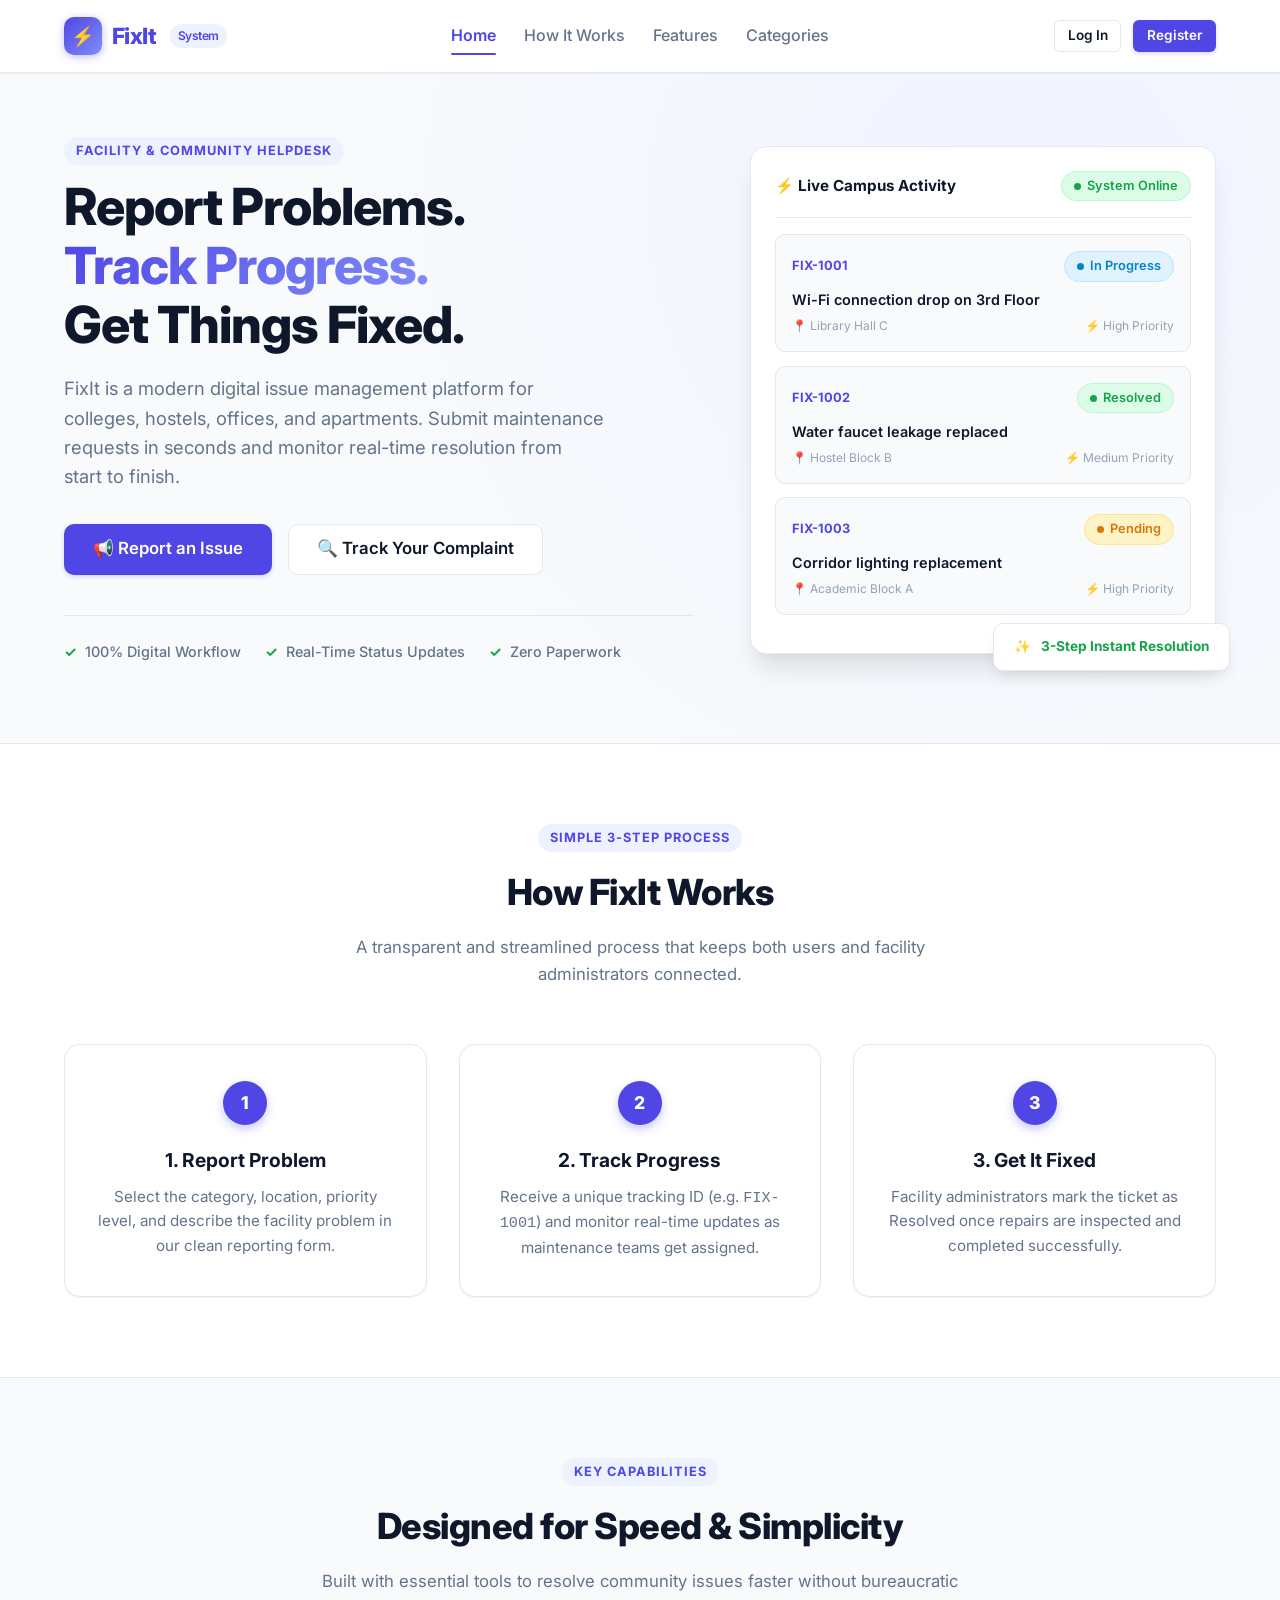
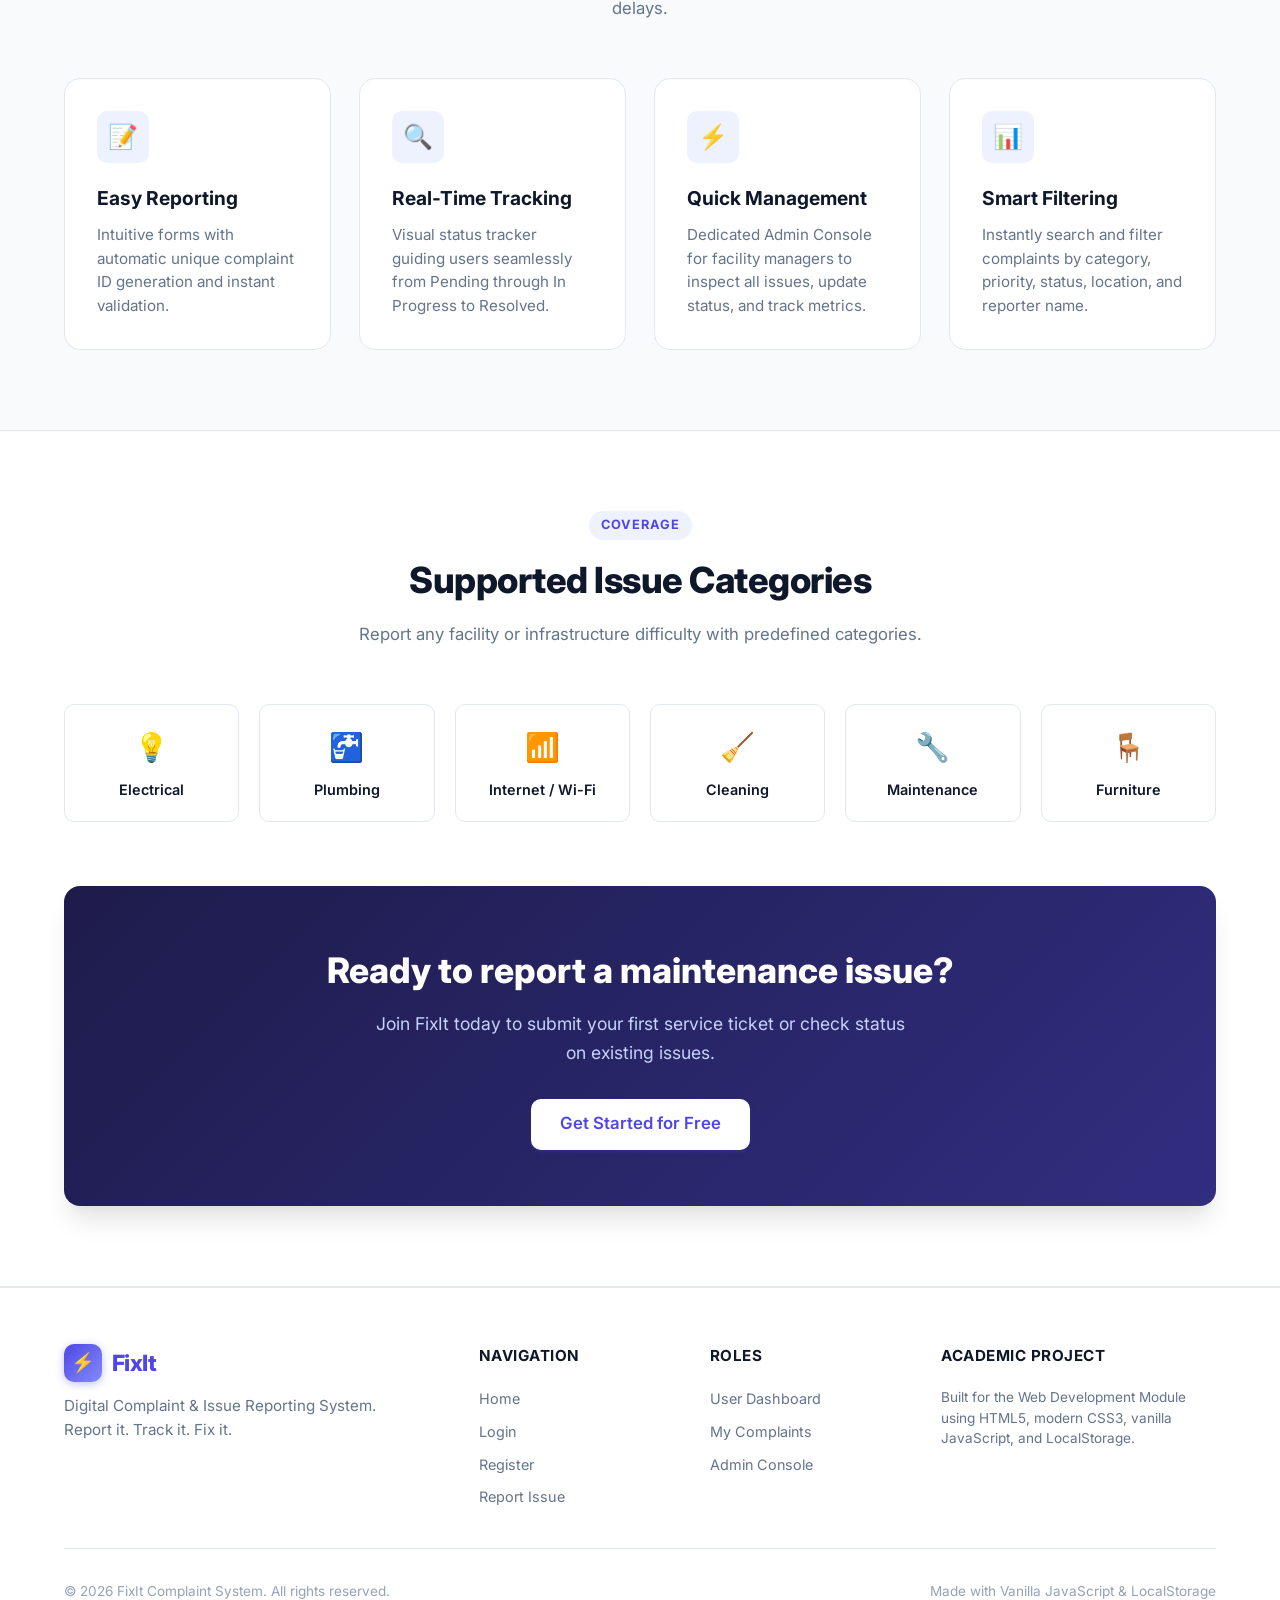
<file: index.html>
<!DOCTYPE html>
<html lang="en">
<head>
  <meta charset="UTF-8">
  <meta name="viewport" content="width=device-width, initial-scale=1.0">
  <title>FixIt — Digital Complaint and Issue Reporting System</title>
  <link rel="stylesheet" href="css/style.css">
  <link rel="preconnect" href="https://fonts.googleapis.com">
  <link rel="preconnect" href="https://fonts.gstatic.com" crossorigin>
  <link href="https://fonts.googleapis.com/css2?family=Inter:wght@400;500;600;700;800&display=swap" rel="stylesheet">
</head>
<body>

  <!-- ==================== NAVIGATION BAR ==================== -->
  <header class="navbar">
    <div class="container nav-container">
      <a href="index.html" class="brand-logo">
        <div class="logo-icon">⚡</div>
        <span>FixIt</span>
        <span class="tag">System</span>
      </a>

      <nav class="nav-menu">
        <a href="index.html" class="nav-link">Home</a>
        <a href="#how-it-works" class="nav-link">How It Works</a>
        <a href="#features" class="nav-link">Features</a>
        <a href="#categories" class="nav-link">Categories</a>
      </nav>

      <div class="nav-actions">
        <!-- Injected dynamically by js/main.js -->
        <a href="login.html" class="btn btn-secondary btn-sm">Log In</a>
        <a href="register.html" class="btn btn-primary btn-sm">Register</a>
      </div>

      <button class="nav-toggle" aria-label="Toggle navigation menu">☰</button>
    </div>
  </header>

  <!-- ==================== HERO SECTION ==================== -->
  <section class="hero">
    <div class="container hero-grid">
      <div class="hero-content">
        <span class="section-tag">Facility & Community Helpdesk</span>
        <h1>Report Problems. <br><span class="gradient-text">Track Progress.</span> <br>Get Things Fixed.</h1>
        <p class="subtitle">
          FixIt is a modern digital issue management platform for colleges, hostels, offices, and apartments. Submit maintenance requests in seconds and monitor real-time resolution from start to finish.
        </p>

        <div class="hero-actions">
          <a href="report.html" class="btn btn-primary btn-lg">📢 Report an Issue</a>
          <a href="login.html" class="btn btn-secondary btn-lg">🔍 Track Your Complaint</a>
        </div>

        <div class="hero-trust">
          <div class="hero-trust-item"><span class="check">✓</span> 100% Digital Workflow</div>
          <div class="hero-trust-item"><span class="check">✓</span> Real-Time Status Updates</div>
          <div class="hero-trust-item"><span class="check">✓</span> Zero Paperwork</div>
        </div>
      </div>

      <!-- Interactive CSS Visual Representation -->
      <div class="hero-visual">
        <div class="preview-card">
          <div class="preview-header">
            <span class="preview-title">⚡ Live Campus Activity</span>
            <span class="badge badge-resolved"><span class="badge-dot"></span>System Online</span>
          </div>

          <!-- Sample Mock Card 1 -->
          <div class="preview-complaint-item">
            <div class="preview-item-top">
              <span class="preview-item-id">FIX-1001</span>
              <span class="badge badge-progress"><span class="badge-dot"></span>In Progress</span>
            </div>
            <div class="preview-item-title">Wi-Fi connection drop on 3rd Floor</div>
            <div class="preview-item-meta">
              <span>📍 Library Hall C</span>
              <span>⚡ High Priority</span>
            </div>
          </div>

          <!-- Sample Mock Card 2 -->
          <div class="preview-complaint-item">
            <div class="preview-item-top">
              <span class="preview-item-id">FIX-1002</span>
              <span class="badge badge-resolved"><span class="badge-dot"></span>Resolved</span>
            </div>
            <div class="preview-item-title">Water faucet leakage replaced</div>
            <div class="preview-item-meta">
              <span>📍 Hostel Block B</span>
              <span>⚡ Medium Priority</span>
            </div>
          </div>

          <!-- Sample Mock Card 3 -->
          <div class="preview-complaint-item">
            <div class="preview-item-top">
              <span class="preview-item-id">FIX-1003</span>
              <span class="badge badge-pending"><span class="badge-dot"></span>Pending</span>
            </div>
            <div class="preview-item-title">Corridor lighting replacement</div>
            <div class="preview-item-meta">
              <span>📍 Academic Block A</span>
              <span>⚡ High Priority</span>
            </div>
          </div>

          <!-- Floating Accent Badge -->
          <div class="float-badge">
            <span>✨</span> 3-Step Instant Resolution
          </div>
        </div>
      </div>
    </div>
  </section>

  <!-- ==================== HOW IT WORKS ==================== -->
  <section id="how-it-works" class="section section-alt">
    <div class="container">
      <div class="section-header">
        <span class="section-tag">Simple 3-Step Process</span>
        <h2>How FixIt Works</h2>
        <p>A transparent and streamlined process that keeps both users and facility administrators connected.</p>
      </div>

      <div class="steps-grid">
        <div class="step-card">
          <div class="step-number">1</div>
          <h3>1. Report Problem</h3>
          <p>Select the category, location, priority level, and describe the facility problem in our clean reporting form.</p>
        </div>

        <div class="step-card">
          <div class="step-number">2</div>
          <h3>2. Track Progress</h3>
          <p>Receive a unique tracking ID (e.g. <code>FIX-1001</code>) and monitor real-time updates as maintenance teams get assigned.</p>
        </div>

        <div class="step-card">
          <div class="step-number">3</div>
          <h3>3. Get It Fixed</h3>
          <p>Facility administrators mark the ticket as Resolved once repairs are inspected and completed successfully.</p>
        </div>
      </div>
    </div>
  </section>

  <!-- ==================== FEATURES SECTION ==================== -->
  <section id="features" class="section">
    <div class="container">
      <div class="section-header">
        <span class="section-tag">Key Capabilities</span>
        <h2>Designed for Speed & Simplicity</h2>
        <p>Built with essential tools to resolve community issues faster without bureaucratic delays.</p>
      </div>

      <div class="features-grid">
        <div class="feature-card">
          <div class="feature-icon">📝</div>
          <h3>Easy Reporting</h3>
          <p>Intuitive forms with automatic unique complaint ID generation and instant validation.</p>
        </div>

        <div class="feature-card">
          <div class="feature-icon">🔍</div>
          <h3>Real-Time Tracking</h3>
          <p>Visual status tracker guiding users seamlessly from Pending through In Progress to Resolved.</p>
        </div>

        <div class="feature-card">
          <div class="feature-icon">⚡</div>
          <h3>Quick Management</h3>
          <p>Dedicated Admin Console for facility managers to inspect all issues, update status, and track metrics.</p>
        </div>

        <div class="feature-card">
          <div class="feature-icon">📊</div>
          <h3>Smart Filtering</h3>
          <p>Instantly search and filter complaints by category, priority, status, location, and reporter name.</p>
        </div>
      </div>
    </div>
  </section>

  <!-- ==================== COMMON ISSUE CATEGORIES ==================== -->
  <section id="categories" class="section section-alt">
    <div class="container">
      <div class="section-header">
        <span class="section-tag">Coverage</span>
        <h2>Supported Issue Categories</h2>
        <p>Report any facility or infrastructure difficulty with predefined categories.</p>
      </div>

      <div class="category-grid">
        <div class="category-card">
          <div class="cat-icon">💡</div>
          <div class="cat-name">Electrical</div>
        </div>
        <div class="category-card">
          <div class="cat-icon">🚰</div>
          <div class="cat-name">Plumbing</div>
        </div>
        <div class="category-card">
          <div class="cat-icon">📶</div>
          <div class="cat-name">Internet / Wi-Fi</div>
        </div>
        <div class="category-card">
          <div class="cat-icon">🧹</div>
          <div class="cat-name">Cleaning</div>
        </div>
        <div class="category-card">
          <div class="cat-icon">🔧</div>
          <div class="cat-name">Maintenance</div>
        </div>
        <div class="category-card">
          <div class="cat-icon">🪑</div>
          <div class="cat-name">Furniture</div>
        </div>
      </div>

      <!-- Call to Action Banner -->
      <div class="cta-banner">
        <h2>Ready to report a maintenance issue?</h2>
        <p>Join FixIt today to submit your first service ticket or check status on existing issues.</p>
        <a href="register.html" class="btn btn-primary btn-lg" style="background: #ffffff; color: var(--primary);">Get Started for Free</a>
      </div>
    </div>
  </section>

  <!-- ==================== FOOTER ==================== -->
  <footer class="footer">
    <div class="container">
      <div class="footer-grid">
        <div class="footer-brand">
          <a href="index.html" class="brand-logo">
            <div class="logo-icon">⚡</div>
            <span>FixIt</span>
          </a>
          <p>Digital Complaint & Issue Reporting System. Report it. Track it. Fix it.</p>
        </div>

        <div class="footer-col">
          <h4>Navigation</h4>
          <div class="footer-links">
            <a href="index.html">Home</a>
            <a href="login.html">Login</a>
            <a href="register.html">Register</a>
            <a href="report.html">Report Issue</a>
          </div>
        </div>

        <div class="footer-col">
          <h4>Roles</h4>
          <div class="footer-links">
            <a href="dashboard.html">User Dashboard</a>
            <a href="complaints.html">My Complaints</a>
            <a href="admin.html">Admin Console</a>
          </div>
        </div>

        <div class="footer-col">
          <h4>Academic Project</h4>
          <p style="font-size: 0.85rem; color: var(--text-muted); line-height: 1.5;">
            Built for the Web Development Module using HTML5, modern CSS3, vanilla JavaScript, and LocalStorage.
          </p>
        </div>
      </div>

      <div class="footer-bottom">
        <span>&copy; 2026 FixIt Complaint System. All rights reserved.</span>
        <span>Made with Vanilla JavaScript & LocalStorage</span>
      </div>
    </div>
  </footer>

  <!-- Scripts -->
  <script src="js/auth.js"></script>
  <script src="js/main.js"></script>
</body>
</html>
</file>
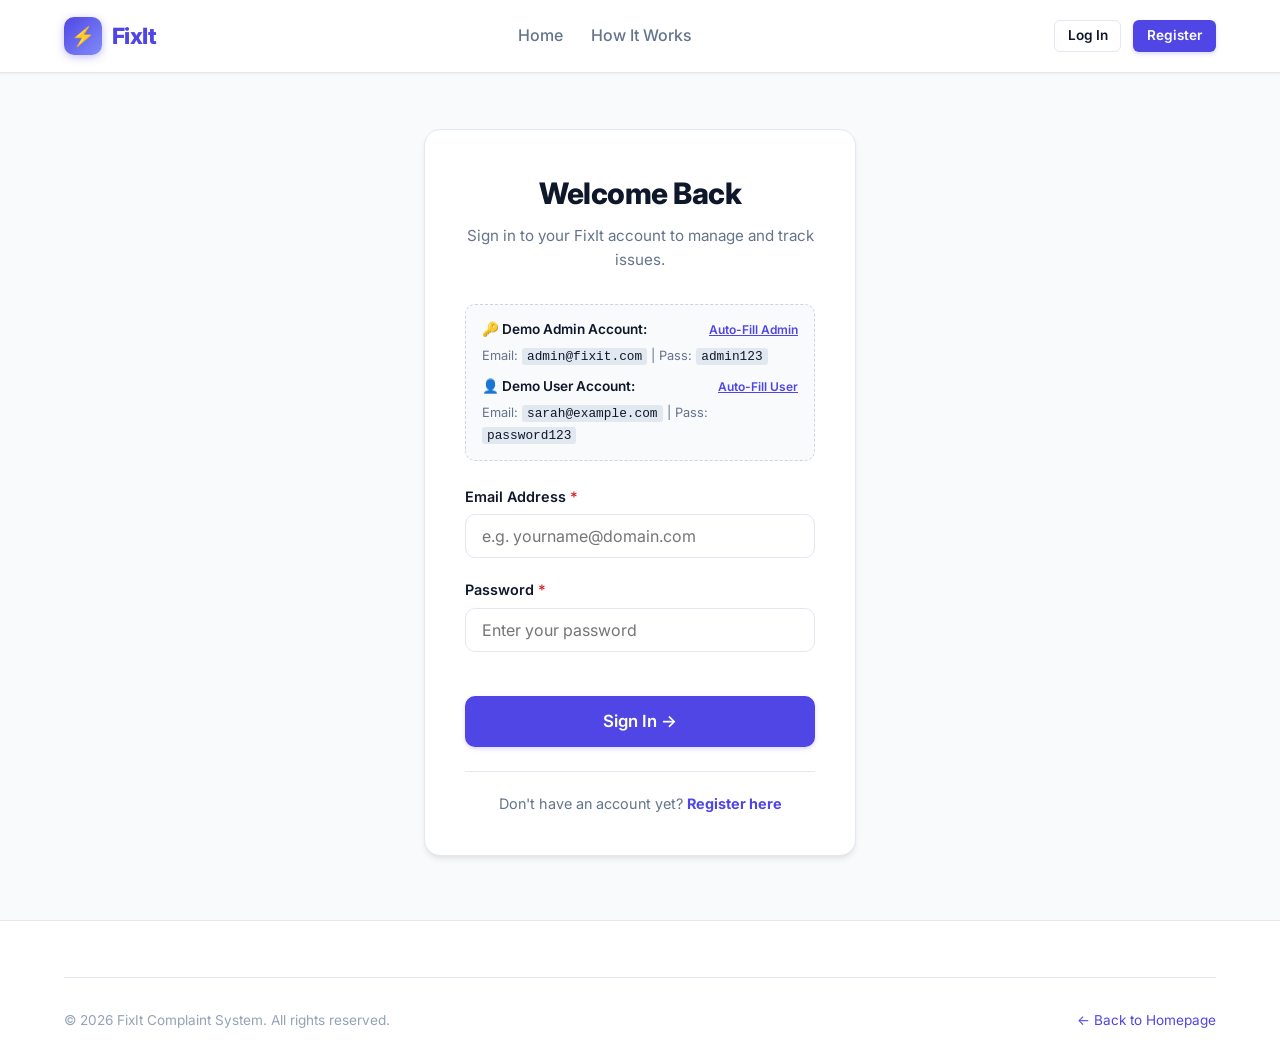
<file: admin-complaints.html>
<!DOCTYPE html>
<html lang="en">
<head>
  <meta charset="UTF-8">
  <meta name="viewport" content="width=device-width, initial-scale=1.0">
  <title>All Complaints — FixIt Admin</title>
  <link rel="stylesheet" href="css/style.css">
  <link rel="stylesheet" href="css/admin.css">
</head>
<body class="admin-body">

  <div class="admin-shell">
    <aside class="admin-sidebar">
      <a href="admin-dashboard.html" class="logo">
        <div class="logo-icon">⚡</div>
        <span>FixIt Admin</span>
      </a>
      <ul class="admin-nav">
        <li><a href="admin-dashboard.html" class="admin-nav-link">📊 Dashboard</a></li>
        <li><a href="admin-complaints.html" class="admin-nav-link active">📋 All Complaints</a></li>
        <li><a href="admin-complaints.html?status=Pending" class="admin-nav-link">⏳ Pending</a></li>
        <li><a href="admin-complaints.html?status=In%20Progress" class="admin-nav-link">⚙️ In Progress</a></li>
        <li><a href="admin-complaints.html?status=Resolved" class="admin-nav-link">✓ Resolved</a></li>
        <li><a href="admin-complaints.html?status=Closed" class="admin-nav-link">🎉 Closed</a></li>
      </ul>
      <div class="admin-sidebar-footer">
        <div style="font-size: 0.85rem; margin-bottom: 0.75rem; color: #94a3b8;">
          Signed in as<br><strong class="current-admin-name" style="color: white;">Admin</strong>
        </div>
        <a href="#" class="btn btn-outline btn-sm btn-logout btn-block" style="color: #cbd5e1; border-color: #334155;">Logout</a>
      </div>
    </aside>

    <main class="admin-main">
      <div class="admin-topbar">
        <div>
          <button class="admin-toggle">☰</button>
          <h1>All Complaints</h1>
          <p>Search, filter, and update the status of any submitted report.</p>
        </div>
      </div>

      <div class="filters-bar">
        <input type="text" id="admin-search-input" class="form-control" placeholder="Search by ID, title, user, or location...">
        <select id="admin-filter-category" class="form-control">
          <option value="">All Categories</option>
          <option value="Electrical">Electrical</option>
          <option value="Plumbing">Plumbing</option>
          <option value="Internet / Wi-Fi">Internet / Wi-Fi</option>
          <option value="Cleaning">Cleaning</option>
          <option value="Furniture">Furniture</option>
          <option value="Maintenance">Maintenance</option>
          <option value="Safety">Safety</option>
        </select>
        <select id="admin-filter-priority" class="form-control">
          <option value="">All Priorities</option>
          <option value="Low">Low</option>
          <option value="Medium">Medium</option>
          <option value="High">High</option>
        </select>
        <select id="admin-filter-status" class="form-control">
          <option value="">All Statuses</option>
          <option value="Pending">Pending</option>
          <option value="In Progress">In Progress</option>
          <option value="Resolved">Resolved</option>
          <option value="Closed">Closed</option>
        </select>
      </div>

      <div id="admin-no-results" class="empty-state" style="display: none;">
        <div class="empty-state-icon">🔍</div>
        <h3>No matching reports found</h3>
        <p>Try changing your search or filters.</p>
      </div>

      <div id="admin-complaints-table-wrap" class="table-card">
        <div class="table-wrap">
          <table class="data-table">
            <thead>
              <tr>
                <th>ID</th><th>Problem</th><th>Category</th><th>Priority</th>
                <th>User</th><th>Location</th><th>Date</th><th>Status</th><th>Action</th>
              </tr>
            </thead>
            <tbody id="admin-complaints-table-body"></tbody>
          </table>
        </div>
      </div>
    </main>
  </div>

  <script src="js/main.js"></script>
  <script src="js/auth.js"></script>
  <script src="js/complaints.js"></script>
  <script src="js/admin.js"></script>
</body>
</html>
</file>
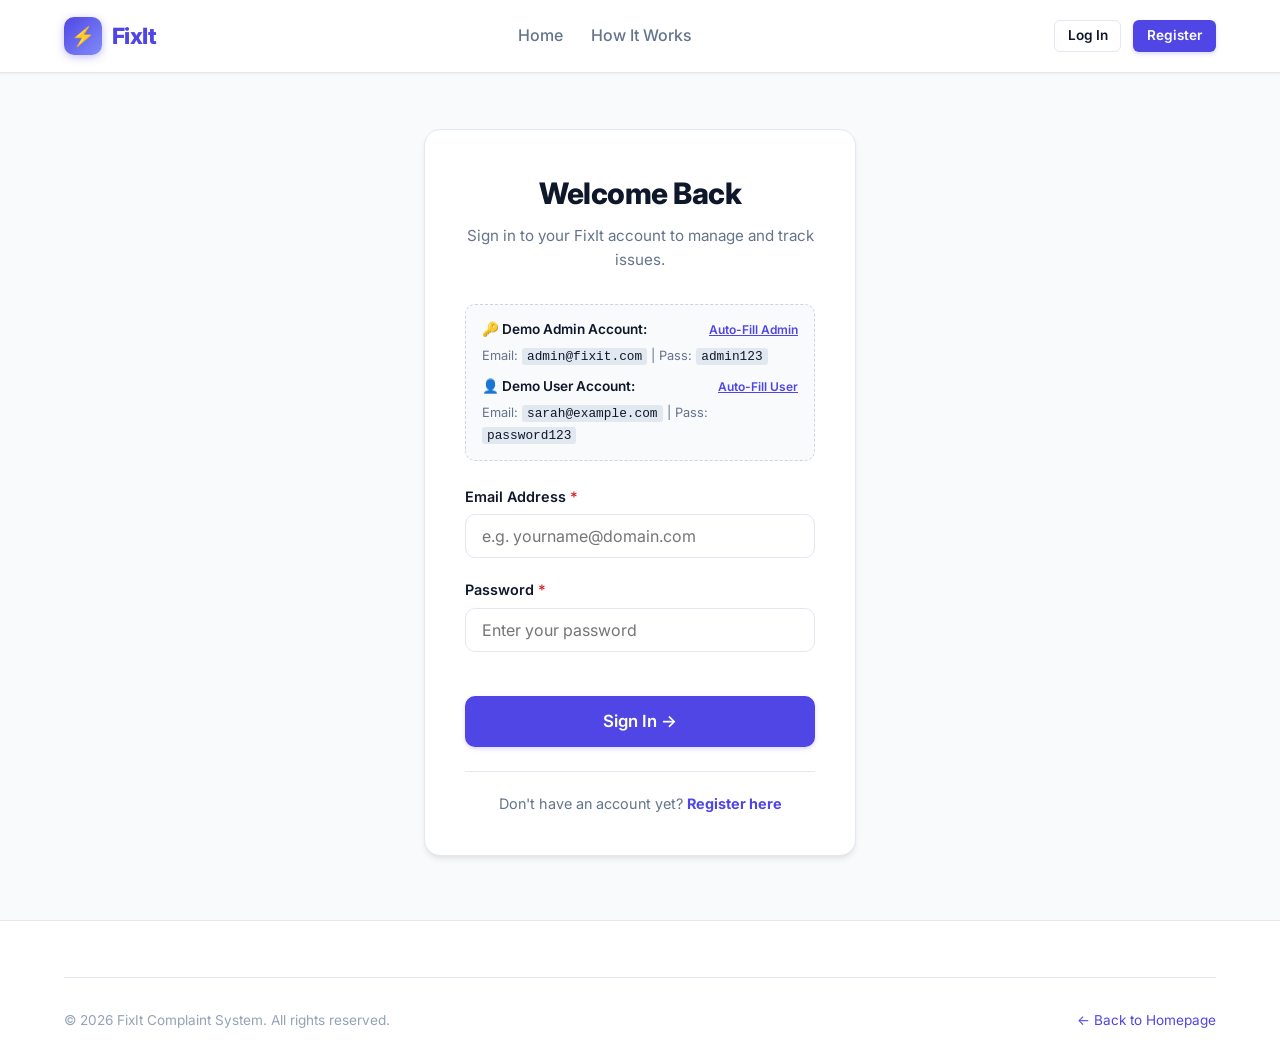
<file: admin-dashboard.html>
<!DOCTYPE html>
<html lang="en">
<head>
  <meta charset="UTF-8">
  <meta name="viewport" content="width=device-width, initial-scale=1.0">
  <title>Admin Dashboard — FixIt</title>
  <link rel="stylesheet" href="css/style.css">
  <link rel="stylesheet" href="css/admin.css">
</head>
<body class="admin-body">

  <div class="admin-shell">
    <!-- Sidebar -->
    <aside class="admin-sidebar">
      <a href="admin-dashboard.html" class="logo">
        <div class="logo-icon">⚡</div>
        <span>FixIt Admin</span>
      </a>
      <ul class="admin-nav">
        <li><a href="admin-dashboard.html" class="admin-nav-link active">📊 Dashboard</a></li>
        <li><a href="admin-complaints.html" class="admin-nav-link">📋 All Complaints</a></li>
        <li><a href="admin-complaints.html?status=Pending" class="admin-nav-link">⏳ Pending</a></li>
        <li><a href="admin-complaints.html?status=In%20Progress" class="admin-nav-link">⚙️ In Progress</a></li>
        <li><a href="admin-complaints.html?status=Resolved" class="admin-nav-link">✓ Resolved</a></li>
        <li><a href="admin-complaints.html?status=Closed" class="admin-nav-link">🎉 Closed</a></li>
      </ul>
      <div class="admin-sidebar-footer">
        <div style="font-size: 0.85rem; margin-bottom: 0.75rem; color: #94a3b8;">
          Signed in as<br><strong class="current-admin-name" style="color: white;">Admin</strong>
        </div>
        <a href="#" class="btn btn-outline btn-sm btn-logout btn-block" style="color: #cbd5e1; border-color: #334155;">Logout</a>
      </div>
    </aside>

    <!-- Main content -->
    <main class="admin-main">
      <div class="admin-topbar">
        <div>
          <button class="admin-toggle">☰</button>
          <h1>Admin Dashboard</h1>
          <p>Overview of all complaints submitted across FixIt.</p>
        </div>
        <a href="admin-complaints.html" class="btn btn-primary btn-sm">View All Complaints →</a>
      </div>

      <section class="admin-stats-grid">
        <div class="admin-stat-card">
          <div class="stat-value" id="admin-stat-total">0</div>
          <div class="stat-label">Total Complaints</div>
        </div>
        <div class="admin-stat-card">
          <div class="stat-value" id="admin-stat-pending">0</div>
          <div class="stat-label">Pending</div>
        </div>
        <div class="admin-stat-card">
          <div class="stat-value" id="admin-stat-progress">0</div>
          <div class="stat-label">In Progress</div>
        </div>
        <div class="admin-stat-card">
          <div class="stat-value" id="admin-stat-resolved">0</div>
          <div class="stat-label">Resolved</div>
        </div>
        <div class="admin-stat-card">
          <div class="stat-value" id="admin-stat-high">0</div>
          <div class="stat-label">High Priority</div>
        </div>
        <div class="admin-stat-card">
          <div class="stat-value" id="admin-stat-closed">0</div>
          <div class="stat-label">Confirmed Solved</div>
        </div>
      </section>

      <div class="section-header">
        <h2 class="section-title">Recent Complaints</h2>
      </div>

      <div id="admin-recent-empty" class="empty-state" style="display: none;">
        <div class="empty-state-icon">📋</div>
        <h3>No complaints yet</h3>
        <p>Submitted reports from all users will appear here.</p>
      </div>

      <div id="admin-recent-table-wrap" class="table-card">
        <div class="table-wrap">
          <table class="data-table">
            <thead>
              <tr>
                <th>ID</th><th>Problem</th><th>Category</th><th>Priority</th>
                <th>User</th><th>Location</th><th>Date</th><th>Status</th><th>Action</th>
              </tr>
            </thead>
            <tbody id="admin-recent-table-body"></tbody>
          </table>
        </div>
      </div>
    </main>
  </div>

  <script src="js/main.js"></script>
  <script src="js/auth.js"></script>
  <script src="js/complaints.js"></script>
  <script src="js/admin.js"></script>
</body>
</html>
</file>
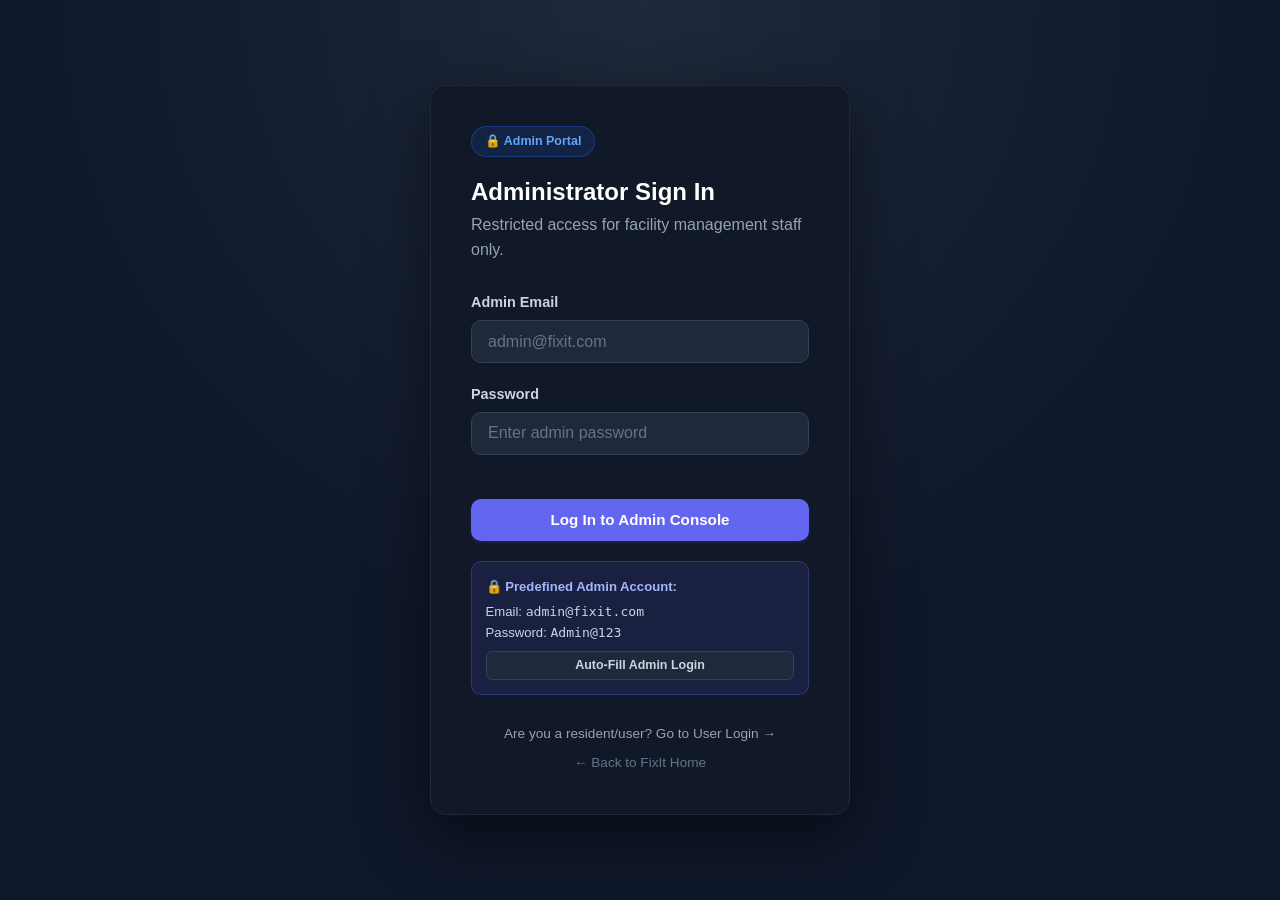
<file: admin-login.html>
<!DOCTYPE html>
<html lang="en">
<head>
  <meta charset="UTF-8">
  <meta name="viewport" content="width=device-width, initial-scale=1.0">
  <title>Admin Portal — FixIt</title>
  <link rel="stylesheet" href="css/style.css">
  <link rel="stylesheet" href="css/admin.css">
</head>
<body>

  <div class="admin-auth-page">
    <div class="admin-auth-card">
      <div class="admin-auth-badge">🔒 Admin Portal</div>
      <h2>Administrator Sign In</h2>
      <p style="margin-bottom: 1.75rem;">Restricted access for facility management staff only.</p>

      <form id="admin-login-form">
        <div class="form-group">
          <label class="form-label" for="admin-email">Admin Email</label>
          <input type="email" id="admin-email" class="form-control" placeholder="admin@fixit.com" required>
        </div>
        <div class="form-group">
          <label class="form-label" for="admin-password">Password</label>
          <input type="password" id="admin-password" class="form-control" placeholder="Enter admin password" required>
        </div>
        <button type="submit" class="btn btn-primary btn-block" style="margin-top: 1.5rem; background: #6366f1;">
          Log In to Admin Console
        </button>
      </form>

      <!-- Admin Demo Credentials -->
      <div style="margin-top: 1.25rem; padding: 0.85rem; background: rgba(99, 102, 241, 0.12); border-radius: var(--radius-md); border: 1px solid rgba(99, 102, 241, 0.3); font-size: 0.82rem; text-align: left;">
        <div style="font-weight: 700; color: #a5b4fc; margin-bottom: 0.25rem;">🔒 Predefined Admin Account:</div>
        <div style="color: #cbd5e1;">Email: <code>admin@fixit.com</code></div>
        <div style="color: #cbd5e1;">Password: <code>Admin@123</code></div>
        <button type="button" id="fill-admin-demo" class="btn btn-secondary btn-sm" style="margin-top: 0.5rem; width: 100%; font-size: 0.78rem; padding: 0.35rem; background: #1e293b; color: #cbd5e1; border-color: #334155;">Auto-Fill Admin Login</button>
      </div>

      <div style="margin-top: 1.75rem; text-align: center; font-size: 0.85rem;">
        <a href="login.html" style="color: #94a3b8;">Are you a resident/user? Go to User Login →</a>
      </div>
      <div style="margin-top: 0.5rem; text-align: center; font-size: 0.85rem;">
        <a href="index.html" style="color: #64748b;">← Back to FixIt Home</a>
      </div>
    </div>
  </div>

  <script src="js/main.js"></script>
  <script src="js/auth.js"></script>
  <script>
    document.getElementById('fill-admin-demo')?.addEventListener('click', () => {
      document.getElementById('admin-email').value = 'admin@fixit.com';
      document.getElementById('admin-password').value = 'Admin@123';
    });

    document.getElementById('admin-login-form').addEventListener('submit', (e) => {
      e.preventDefault();
      const email = document.getElementById('admin-email').value;
      const password = document.getElementById('admin-password').value;

      const result = loginAdmin(email, password);
      if (result.success) {
        showToast('Welcome back, admin! Redirecting...', 'success');
        setTimeout(() => {
          window.location.href = 'admin-dashboard.html';
        }, 700);
      } else {
        showToast(result.message, 'error');
      }
    });
  </script>
</body>
</html>
</file>
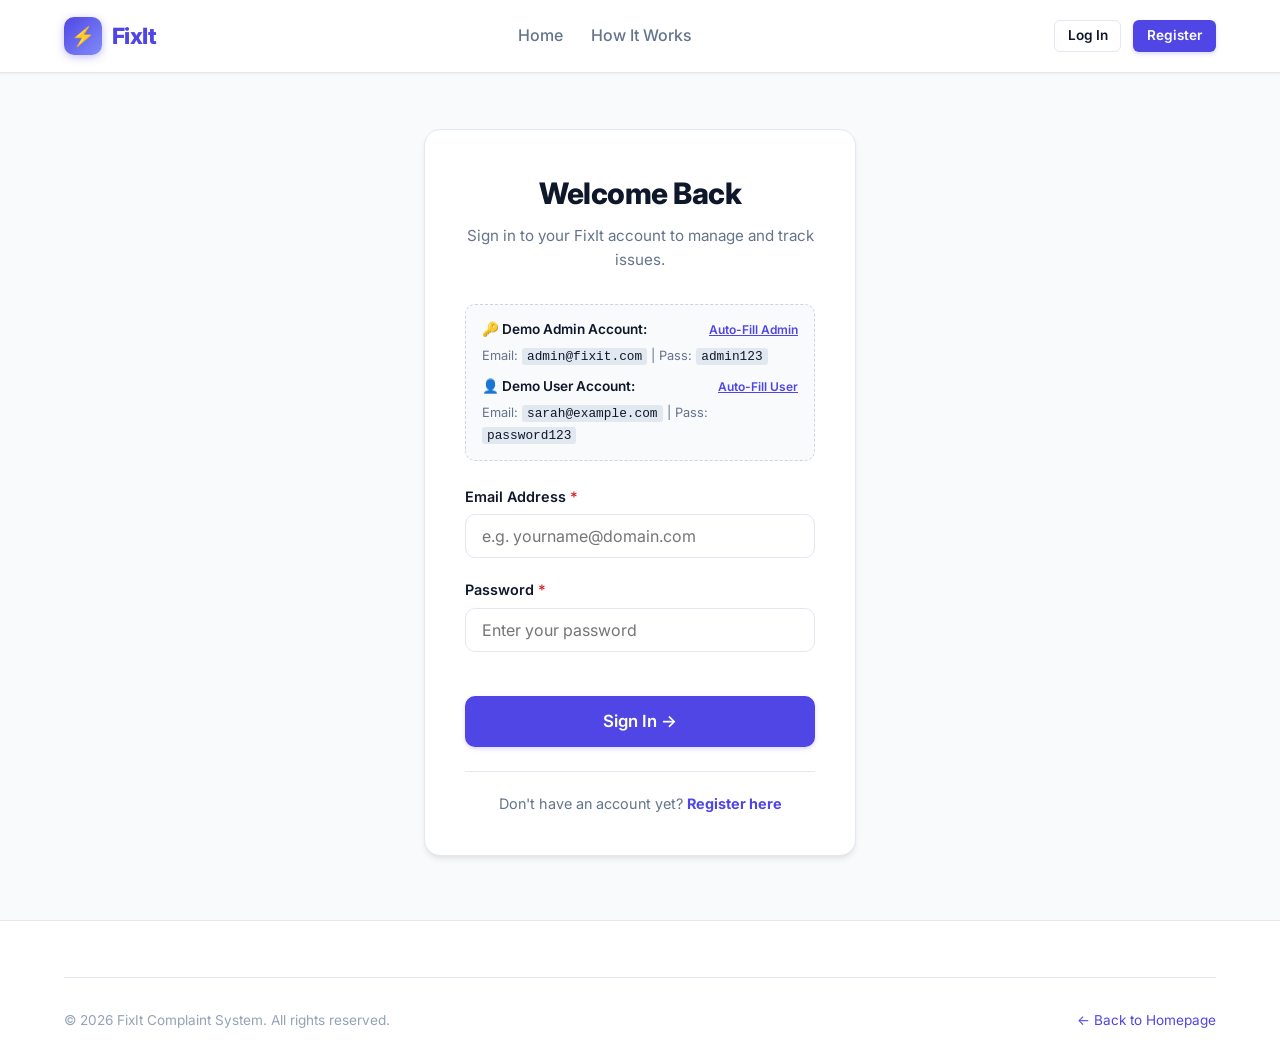
<file: admin.html>
<!DOCTYPE html>
<html lang="en">
<head>
  <meta charset="UTF-8">
  <meta name="viewport" content="width=device-width, initial-scale=1.0">
  <title>Admin Dashboard — FixIt Management Console</title>
  <link rel="stylesheet" href="css/style.css">
  <link rel="preconnect" href="https://fonts.googleapis.com">
  <link rel="preconnect" href="https://fonts.gstatic.com" crossorigin>
  <link href="https://fonts.googleapis.com/css2?family=Inter:wght@400;500;600;700;800&display=swap" rel="stylesheet">
</head>
<body>

  <!-- Navigation Bar -->
  <header class="navbar">
    <div class="container nav-container">
      <a href="admin.html" class="brand-logo">
        <div class="logo-icon" style="background: linear-gradient(135deg, #dc2626, #f87171);">🛠️</div>
        <span>FixIt</span>
        <span class="tag" style="background: #fee2e2; color: #dc2626;">Admin Console</span>
      </a>

      <nav class="nav-menu">
        <a href="admin.html" class="nav-link">Admin Dashboard</a>
        <a href="index.html" class="nav-link">Landing Page</a>
      </nav>

      <div class="nav-actions">
        <!-- Injected dynamically by js/main.js with Admin badge and Logout -->
      </div>

      <button class="nav-toggle" aria-label="Toggle navigation menu">☰</button>
    </div>
  </header>

  <!-- Main Content Area -->
  <main>
    <div class="container">
      <!-- Admin Header -->
      <div class="page-header">
        <div class="page-title">
          <h1>Facility Admin Console</h1>
          <p>Logged in as <strong id="admin-welcome-name" style="color: var(--text-main);">Administrator</strong>. Manage campus tickets, assign technician statuses, and track resolution metrics.</p>
        </div>
        <div>
          <button id="btn-reset-demo-data" class="btn btn-secondary btn-sm" title="Clear all complaints">
            🗑️ Clear All Complaints
          </button>
        </div>
      </div>

      <!-- 5 Key Metric Tiles -->
      <div class="stats-grid" style="grid-template-columns: repeat(auto-fit, minmax(190px, 1fr));">
        <div class="stat-card">
          <div class="stat-icon icon-total">📁</div>
          <div class="stat-info">
            <div id="admin-stat-total" class="stat-value">0</div>
            <div class="stat-label">Total Tickets</div>
          </div>
        </div>

        <div class="stat-card">
          <div class="stat-icon icon-pending">⏳</div>
          <div class="stat-info">
            <div id="admin-stat-pending" class="stat-value">0</div>
            <div class="stat-label">Pending Review</div>
          </div>
        </div>

        <div class="stat-card">
          <div class="stat-icon icon-progress">🔄</div>
          <div class="stat-info">
            <div id="admin-stat-progress" class="stat-value">0</div>
            <div class="stat-label">In Progress</div>
          </div>
        </div>

        <div class="stat-card">
          <div class="stat-icon icon-resolved">✅</div>
          <div class="stat-info">
            <div id="admin-stat-resolved" class="stat-value">0</div>
            <div class="stat-label">Resolved</div>
          </div>
        </div>

        <div class="stat-card">
          <div class="stat-icon icon-high">⚡</div>
          <div class="stat-info">
            <div id="admin-stat-high" class="stat-value">0</div>
            <div class="stat-label">High Priority</div>
          </div>
        </div>
      </div>

      <!-- Category Breakdown Progress Card -->
      <div class="card" style="margin-bottom: 2rem;">
        <div class="card-header">
          <span class="card-title">📊 Issue Distribution by Category</span>
          <span style="font-size: 0.85rem; color: var(--text-muted);">Real-time System Aggregate</span>
        </div>
        <div class="card-body">
          <div id="category-breakdown-container">
            <!-- Dynamic visual bars injected by js/admin.js -->
          </div>
        </div>
      </div>

      <!-- Search & Filter Controls -->
      <div class="filter-toolbar">
        <!-- 1. Search Query -->
        <div class="search-input-wrapper">
          <span class="search-icon">🔍</span>
          <input 
            type="text" 
            id="admin-search" 
            class="form-control" 
            placeholder="Search by ID, title, location, user..." 
            autocomplete="off"
          >
        </div>

        <!-- 2. Category Filter -->
        <div>
          <select id="admin-filter-category" class="form-control">
            <option value="all">All Categories</option>
            <option value="Electrical">Electrical</option>
            <option value="Plumbing">Plumbing</option>
            <option value="Internet/Wi-Fi">Internet/Wi-Fi</option>
            <option value="Cleaning">Cleaning</option>
            <option value="Maintenance">Maintenance</option>
            <option value="Furniture">Furniture</option>
            <option value="Other">Other</option>
          </select>
        </div>

        <!-- 3. Priority Filter -->
        <div>
          <select id="admin-filter-priority" class="form-control">
            <option value="all">All Priorities</option>
            <option value="Low">Low Priority</option>
            <option value="Medium">Medium Priority</option>
            <option value="High">High Priority</option>
          </select>
        </div>

        <!-- 4. Status Filter -->
        <div>
          <select id="admin-filter-status" class="form-control">
            <option value="all">All Statuses</option>
            <option value="Pending">Pending</option>
            <option value="In Progress">In Progress</option>
            <option value="Resolved">Resolved</option>
          </select>
        </div>

        <!-- 5. Reset -->
        <div>
          <button type="button" id="btn-admin-reset-filters" class="btn btn-secondary btn-sm" title="Clear all filters">
            Reset
          </button>
        </div>
      </div>

      <!-- Count display -->
      <div class="filter-results-info">
        <span id="admin-count-display">Showing 0 complaints</span>
        <span style="font-size: 0.8rem; color: var(--text-muted);">💡 Tip: You can update status directly from the dropdown below</span>
      </div>

      <!-- All Complaints Management Table -->
      <div class="card">
        <div class="card-header">
          <span class="card-title">All Facility Complaints</span>
        </div>
        <div class="card-body" style="padding: 0;">
          <div id="admin-complaints-container">
            <!-- Full management table injected by js/admin.js -->
          </div>
        </div>
      </div>
    </div>
  </main>

  <!-- Footer -->
  <footer class="footer">
    <div class="container">
      <div class="footer-bottom">
        <span>&copy; 2026 FixIt Complaint System. All rights reserved.</span>
        <span>Admin Console &bull; Real-time LocalStorage Persistence</span>
      </div>
    </div>
  </footer>

  <!-- Scripts -->
  <script src="js/auth.js"></script>
  <script src="js/complaints.js"></script>
  <script src="js/main.js"></script>
  <script src="js/admin.js"></script>
</body>
</html>
</file>
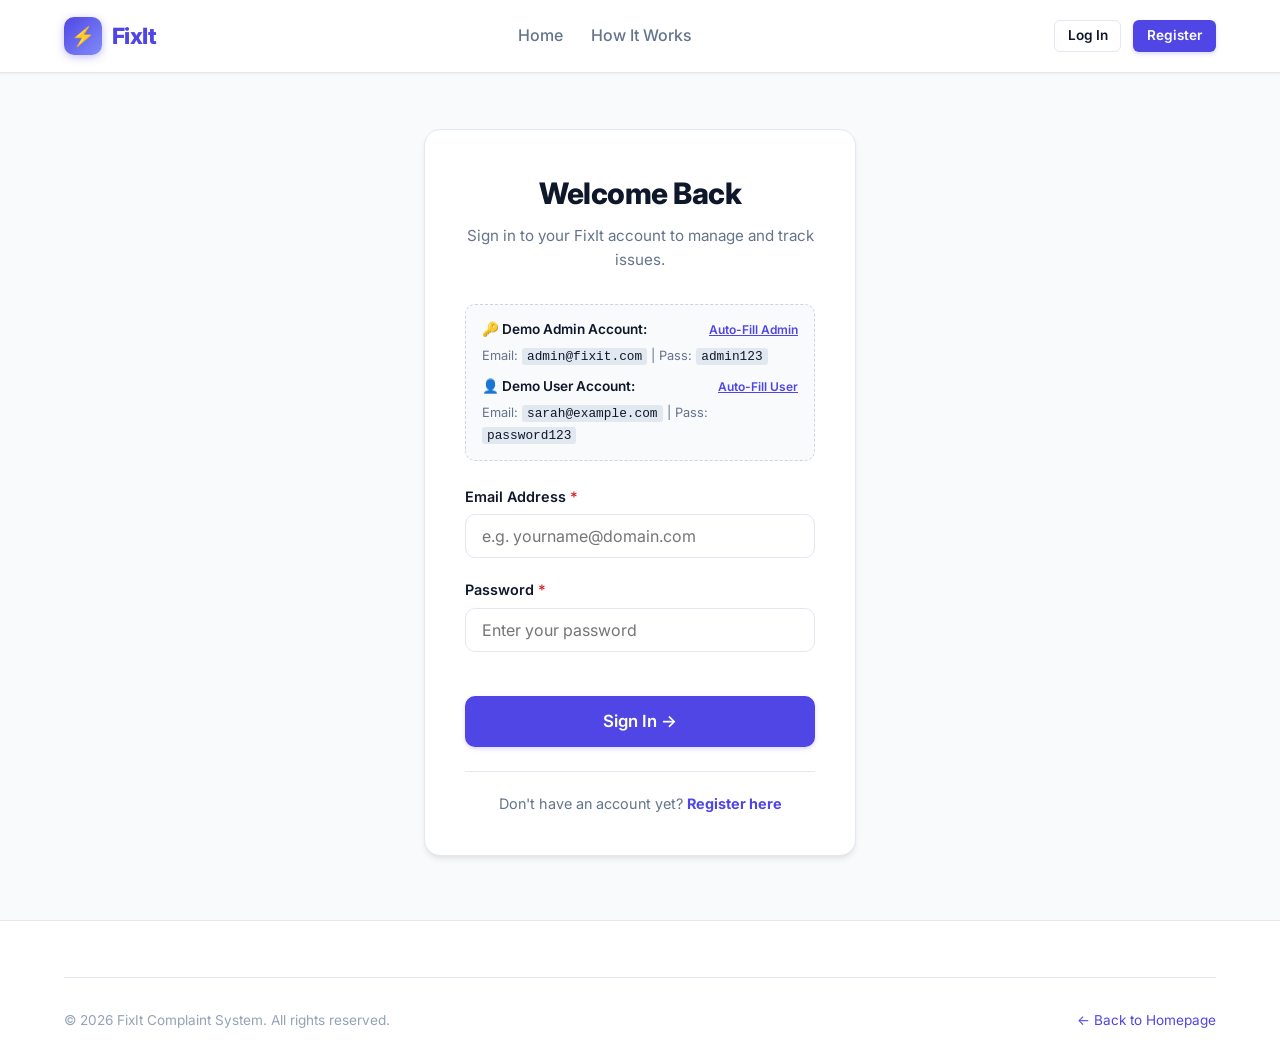
<file: complaints.html>
<!DOCTYPE html>
<html lang="en">
<head>
  <meta charset="UTF-8">
  <meta name="viewport" content="width=device-width, initial-scale=1.0">
  <title>My Complaints — FixIt Complaint System</title>
  <link rel="stylesheet" href="css/style.css">
  <link rel="preconnect" href="https://fonts.googleapis.com">
  <link rel="preconnect" href="https://fonts.gstatic.com" crossorigin>
  <link href="https://fonts.googleapis.com/css2?family=Inter:wght@400;500;600;700;800&display=swap" rel="stylesheet">
</head>
<body>

  <!-- Navigation Bar -->
  <header class="navbar">
    <div class="container nav-container">
      <a href="dashboard.html" class="brand-logo">
        <div class="logo-icon">⚡</div>
        <span>FixIt</span>
      </a>

      <nav class="nav-menu">
        <a href="dashboard.html" class="nav-link">Dashboard</a>
        <a href="complaints.html" class="nav-link">My Complaints</a>
        <a href="report.html" class="nav-link">Report Issue</a>
      </nav>

      <div class="nav-actions">
        <!-- Filled dynamically by main.js -->
      </div>

      <button class="nav-toggle" aria-label="Toggle navigation menu">☰</button>
    </div>
  </header>

  <!-- Main Content Area -->
  <main>
    <div class="container">
      <!-- Page Header -->
      <div class="page-header">
        <div class="page-title">
          <h1>📋 My Submitted Complaints</h1>
          <p>Search, filter, and track the progress of all your maintenance tickets.</p>
        </div>
        <div>
          <a href="report.html" class="btn btn-primary">
            <span>+</span> Report New Issue
          </a>
        </div>
      </div>

      <!-- Live Search & Filter Toolbar -->
      <div class="filter-toolbar">
        <!-- 1. Search by ID / Title / Location -->
        <div class="search-input-wrapper">
          <span class="search-icon">🔍</span>
          <input 
            type="text" 
            id="filter-search" 
            class="form-control" 
            placeholder="Search by ID, title, location..." 
            autocomplete="off"
          >
        </div>

        <!-- 2. Category Filter -->
        <div>
          <select id="filter-category" class="form-control">
            <option value="all">All Categories</option>
            <option value="Electrical">Electrical</option>
            <option value="Plumbing">Plumbing</option>
            <option value="Internet/Wi-Fi">Internet/Wi-Fi</option>
            <option value="Cleaning">Cleaning</option>
            <option value="Maintenance">Maintenance</option>
            <option value="Furniture">Furniture</option>
            <option value="Other">Other</option>
          </select>
        </div>

        <!-- 3. Priority Filter -->
        <div>
          <select id="filter-priority" class="form-control">
            <option value="all">All Priorities</option>
            <option value="Low">Low Priority</option>
            <option value="Medium">Medium Priority</option>
            <option value="High">High Priority</option>
          </select>
        </div>

        <!-- 4. Status Filter -->
        <div>
          <select id="filter-status" class="form-control">
            <option value="all">All Statuses</option>
            <option value="Pending">Pending</option>
            <option value="In Progress">In Progress</option>
            <option value="Resolved">Resolved</option>
          </select>
        </div>

        <!-- 5. Reset Filters Button -->
        <div>
          <button type="button" id="btn-reset-filters" class="btn btn-secondary btn-sm" title="Clear all filters">
            Reset
          </button>
        </div>
      </div>

      <!-- Result Counter Indicator -->
      <div class="filter-results-info">
        <span id="complaints-count-display">Showing 0 complaints</span>
      </div>

      <!-- Complaints Cards / Grid Container -->
      <div id="my-complaints-container">
        <!-- Dynamic content injected by js/complaints.js -->
      </div>
    </div>
  </main>

  <!-- Footer -->
  <footer class="footer">
    <div class="container">
      <div class="footer-bottom">
        <span>&copy; 2026 FixIt Complaint System. All rights reserved.</span>
        <span>Real-time LocalStorage Filtering</span>
      </div>
    </div>
  </footer>

  <!-- Scripts -->
  <script src="js/auth.js"></script>
  <script src="js/complaints.js"></script>
  <script src="js/main.js"></script>
  <script src="js/complaints-list.js"></script>
</body>
</html>
</file>
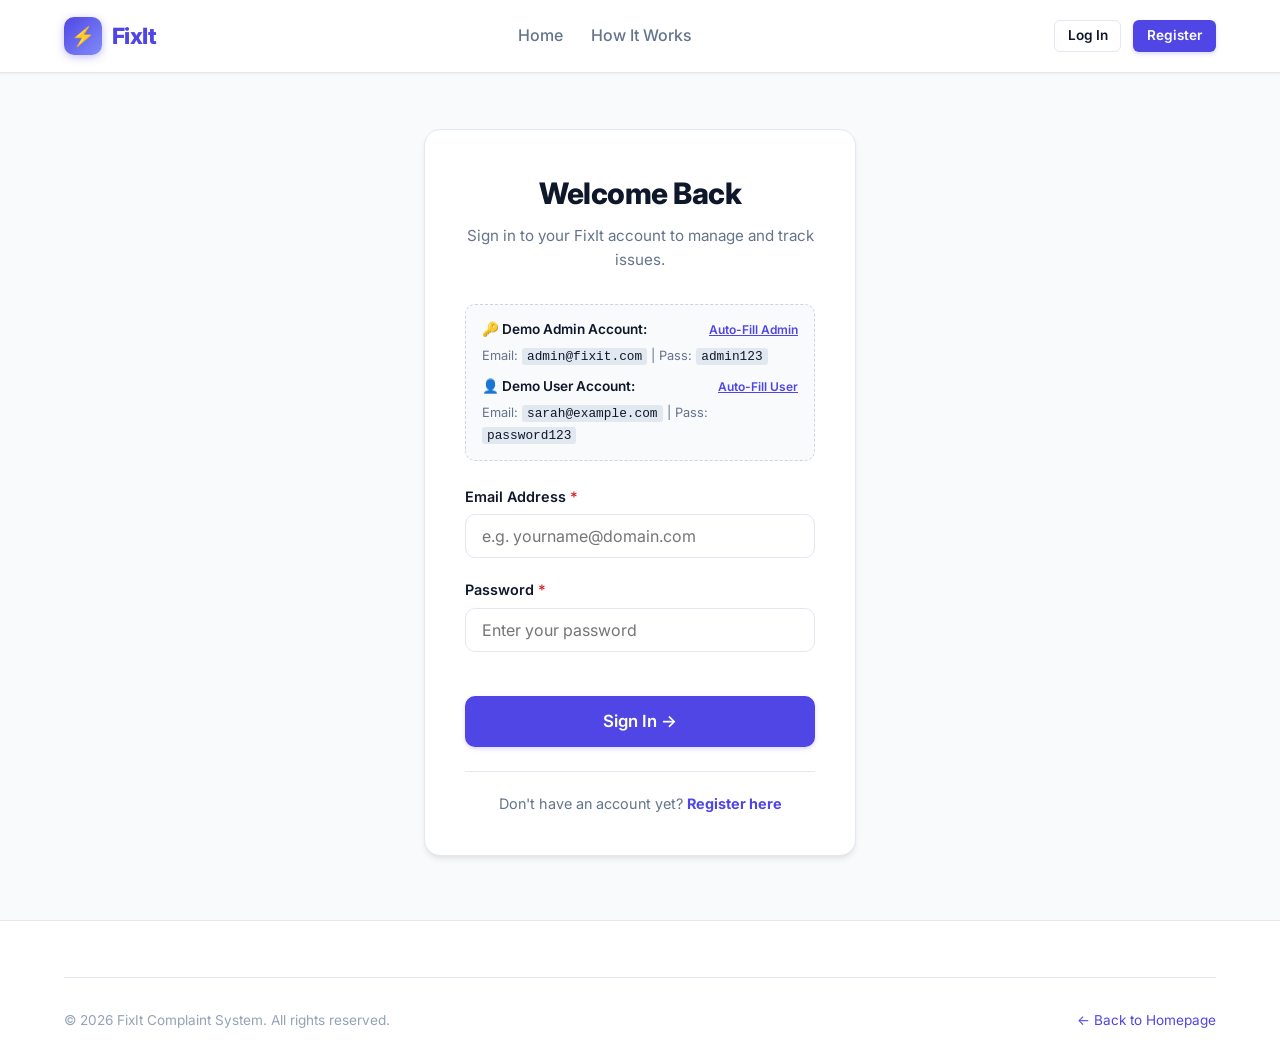
<file: dashboard.html>
<!DOCTYPE html>
<html lang="en">
<head>
  <meta charset="UTF-8">
  <meta name="viewport" content="width=device-width, initial-scale=1.0">
  <title>User Dashboard — FixIt Complaint System</title>
  <link rel="stylesheet" href="css/style.css">
  <link rel="preconnect" href="https://fonts.googleapis.com">
  <link rel="preconnect" href="https://fonts.gstatic.com" crossorigin>
  <link href="https://fonts.googleapis.com/css2?family=Inter:wght@400;500;600;700;800&display=swap" rel="stylesheet">
</head>
<body>

  <!-- Navigation Bar -->
  <header class="navbar">
    <div class="container nav-container">
      <a href="dashboard.html" class="brand-logo">
        <div class="logo-icon">⚡</div>
        <span>FixIt</span>
      </a>

      <nav class="nav-menu">
        <a href="dashboard.html" class="nav-link">Dashboard</a>
        <a href="complaints.html" class="nav-link">My Complaints</a>
        <a href="report.html" class="nav-link">Report Issue</a>
      </nav>

      <div class="nav-actions">
        <!-- Filled dynamically by main.js -->
      </div>

      <button class="nav-toggle" aria-label="Toggle navigation menu">☰</button>
    </div>
  </header>

  <!-- Main Content Area -->
  <main>
    <div class="container">
      <!-- Page Header -->
      <div class="page-header">
        <div class="page-title">
          <h1>Welcome back, <span id="user-welcome-name" style="color: var(--primary);">User</span>! 👋</h1>
          <p>Here is a real-time summary of the maintenance requests you have submitted.</p>
        </div>
        <div>
          <a href="report.html" class="btn btn-primary btn-lg">
            <span>+</span> Report New Issue
          </a>
        </div>
      </div>

      <!-- Statistics Metric Grid -->
      <div class="stats-grid">
        <div class="stat-card">
          <div class="stat-icon icon-total">📁</div>
          <div class="stat-info">
            <div id="stat-total" class="stat-value">0</div>
            <div class="stat-label">Total Complaints</div>
          </div>
        </div>

        <div class="stat-card">
          <div class="stat-icon icon-pending">⏳</div>
          <div class="stat-info">
            <div id="stat-pending" class="stat-value">0</div>
            <div class="stat-label">Pending Review</div>
          </div>
        </div>

        <div class="stat-card">
          <div class="stat-icon icon-progress">🔄</div>
          <div class="stat-info">
            <div id="stat-progress" class="stat-value">0</div>
            <div class="stat-label">In Progress</div>
          </div>
        </div>

        <div class="stat-card">
          <div class="stat-icon icon-resolved">✅</div>
          <div class="stat-info">
            <div id="stat-resolved" class="stat-value">0</div>
            <div class="stat-label">Resolved Issues</div>
          </div>
        </div>
      </div>

      <!-- Recent Complaints Card Section -->
      <div class="card">
        <div class="card-header">
          <span class="card-title">Recent Maintenance Requests</span>
          <a href="complaints.html" class="btn btn-secondary btn-sm">View All Complaints →</a>
        </div>
        <div class="card-body" style="padding: 0;">
          <div id="recent-complaints-container">
            <!-- Dynamic table or empty state injected by js/complaints.js -->
          </div>
        </div>
      </div>

      <!-- Quick Tips Card -->
      <div class="card" style="background: var(--primary-light); border: 1px solid #c7d2fe;">
        <div class="card-body" style="display: flex; align-items: center; justify-content: space-between; flex-wrap: wrap; gap: 1rem;">
          <div>
            <h3 style="font-size: 1.1rem; color: var(--primary-dark); margin-bottom: 0.2rem;">💡 Tip for Faster Resolutions</h3>
            <p style="color: var(--primary-dark); font-size: 0.9rem;">
              Provide clear room numbers and accurate priority levels so our facility technicians can respond quickly.
            </p>
          </div>
          <a href="report.html" class="btn btn-primary btn-sm">Submit New Ticket</a>
        </div>
      </div>
    </div>
  </main>

  <!-- Footer -->
  <footer class="footer">
    <div class="container">
      <div class="footer-bottom">
        <span>&copy; 2026 FixIt Complaint System. All rights reserved.</span>
        <span>Logged in as Registered User</span>
      </div>
    </div>
  </footer>

  <!-- Scripts -->
  <script src="js/auth.js"></script>
  <script src="js/complaints.js"></script>
  <script src="js/main.js"></script>
  <script src="js/dashboard.js"></script>
</body>
</html>
</file>
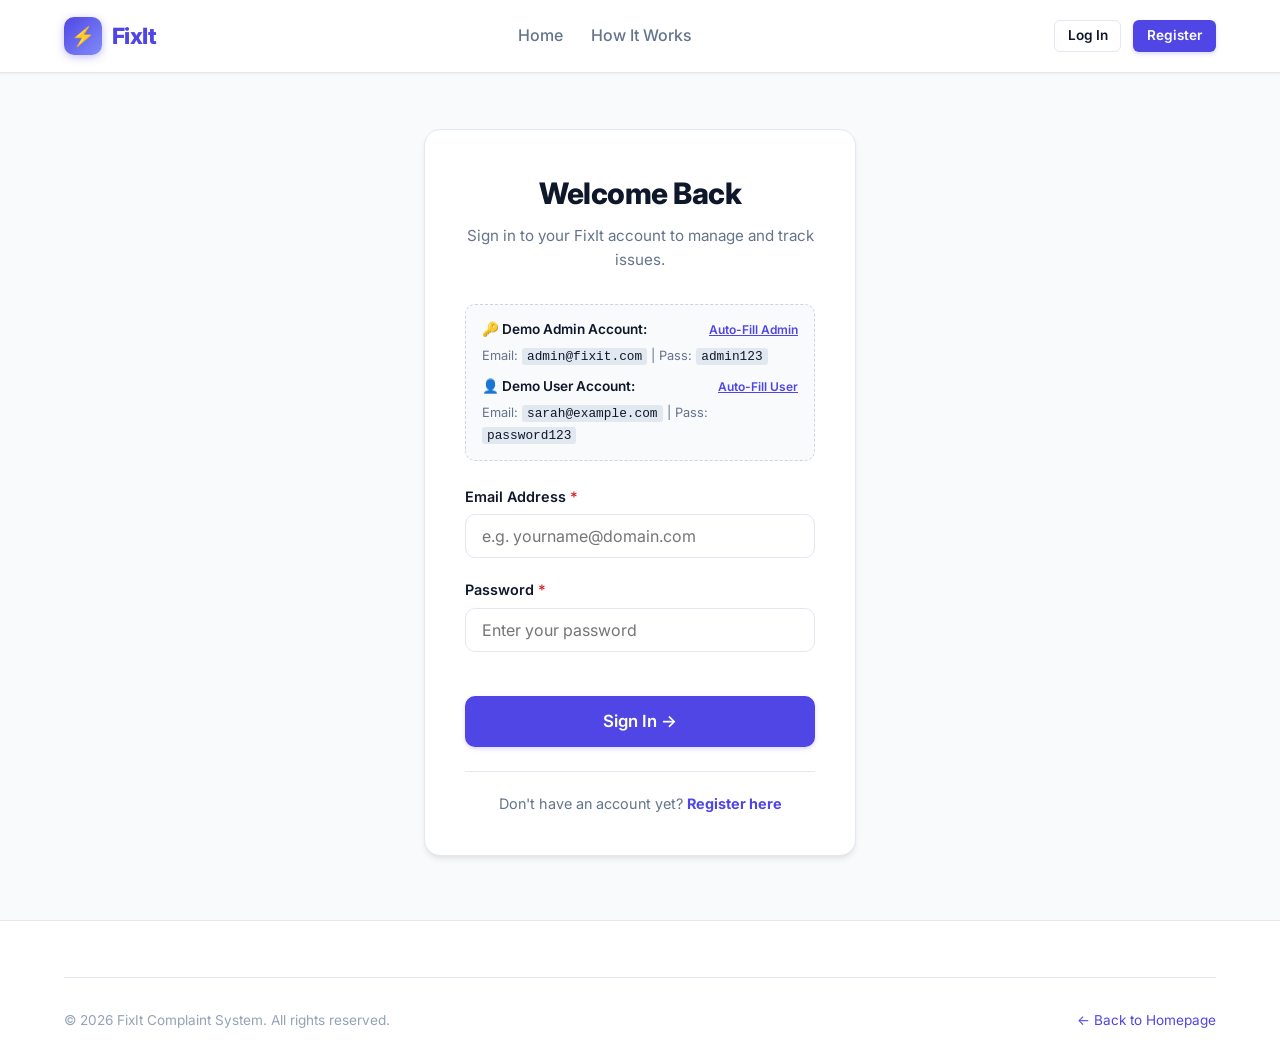
<file: login.html>
<!DOCTYPE html>
<html lang="en">
<head>
  <meta charset="UTF-8">
  <meta name="viewport" content="width=device-width, initial-scale=1.0">
  <title>Login — FixIt Complaint System</title>
  <link rel="stylesheet" href="css/style.css">
  <link rel="preconnect" href="https://fonts.googleapis.com">
  <link rel="preconnect" href="https://fonts.gstatic.com" crossorigin>
  <link href="https://fonts.googleapis.com/css2?family=Inter:wght@400;500;600;700;800&display=swap" rel="stylesheet">
</head>
<body>

  <!-- Navigation Bar -->
  <header class="navbar">
    <div class="container nav-container">
      <a href="index.html" class="brand-logo">
        <div class="logo-icon">⚡</div>
        <span>FixIt</span>
      </a>

      <nav class="nav-menu">
        <a href="index.html" class="nav-link">Home</a>
        <a href="index.html#how-it-works" class="nav-link">How It Works</a>
      </nav>

      <div class="nav-actions">
        <a href="register.html" class="btn btn-primary btn-sm">Register</a>
      </div>
    </div>
  </header>

  <!-- Main Content -->
  <main>
    <div class="container-sm">
      <div class="auth-card">
        <div class="auth-header">
          <h1>Welcome Back</h1>
          <p>Sign in to your FixIt account to manage and track issues.</p>
        </div>

        <!-- Quick Demo Credentials helper for examination/testing -->
        <div class="demo-credentials-box">
          <p>
            <span>🔑 Demo Admin Account:</span>
            <button type="button" id="btn-fill-admin" class="btn-fill-demo">Auto-Fill Admin</button>
          </p>
          <div style="font-size: 0.8rem; color: var(--text-muted); margin-bottom: 0.5rem;">
            Email: <code>admin@fixit.com</code> | Pass: <code>admin123</code>
          </div>

          <p style="margin-top: 0.4rem;">
            <span>👤 Demo User Account:</span>
            <button type="button" id="btn-fill-user" class="btn-fill-demo">Auto-Fill User</button>
          </p>
          <div style="font-size: 0.8rem; color: var(--text-muted);">
            Email: <code>sarah@example.com</code> | Pass: <code>password123</code>
          </div>
        </div>

        <!-- Login Form -->
        <form id="login-form" novalidate>
          <div class="form-group">
            <label for="login-email">Email Address <span class="required">*</span></label>
            <input 
              type="email" 
              id="login-email" 
              class="form-control" 
              placeholder="e.g. yourname@domain.com" 
              required
              autocomplete="email"
            >
            <div id="email-error" class="error-message">Please enter a valid email address.</div>
          </div>

          <div class="form-group">
            <label for="login-password">Password <span class="required">*</span></label>
            <input 
              type="password" 
              id="login-password" 
              class="form-control" 
              placeholder="Enter your password" 
              required
              autocomplete="current-password"
            >
            <div id="password-error" class="error-message">Password is required.</div>
          </div>

          <button type="submit" id="btn-login-submit" class="btn btn-primary btn-block btn-lg" style="margin-top: 1.5rem;">
            Sign In →
          </button>
        </form>

        <div class="auth-footer">
          Don't have an account yet? <a href="register.html"><strong>Register here</strong></a>
        </div>
      </div>
    </div>
  </main>

  <!-- Footer -->
  <footer class="footer">
    <div class="container text-center">
      <div class="footer-bottom">
        <span>&copy; 2026 FixIt Complaint System. All rights reserved.</span>
        <a href="index.html">← Back to Homepage</a>
      </div>
    </div>
  </footer>

  <!-- Scripts -->
  <script src="js/auth.js"></script>
  <script src="js/main.js"></script>
  <script src="js/login.js"></script>
</body>
</html>
</file>
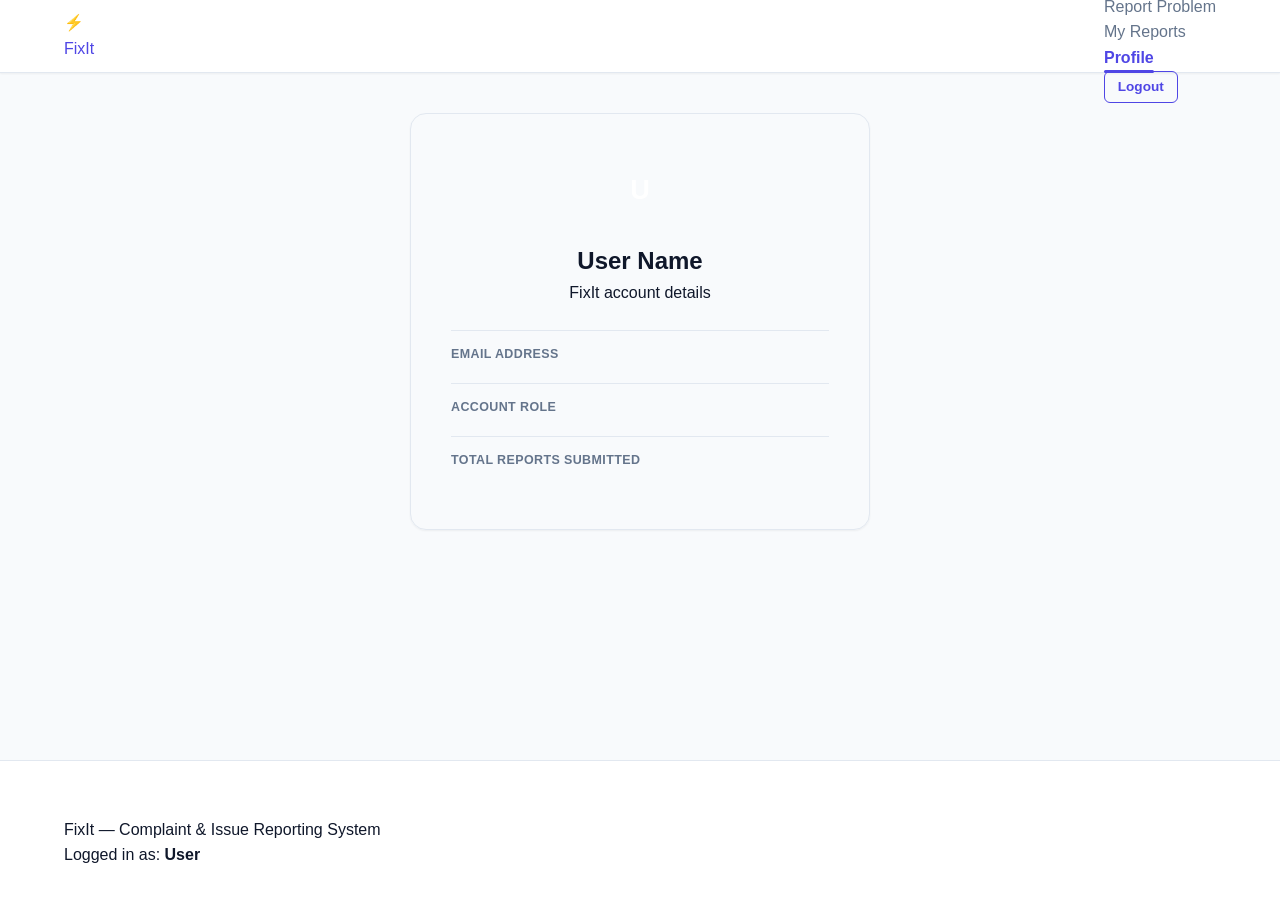
<file: profile.html>
<!DOCTYPE html>
<html lang="en">
<head>
  <meta charset="UTF-8">
  <meta name="viewport" content="width=device-width, initial-scale=1.0">
  <title>My Profile — FixIt</title>
  <link rel="stylesheet" href="css/style.css">
  <link rel="stylesheet" href="css/user.css">
</head>
<body>

  <header class="navbar">
    <div class="container nav-container">
      <a href="dashboard.html" class="logo">
        <div class="logo-icon">⚡</div>
        <span>FixIt</span>
      </a>
      <ul class="nav-links">
        <li><a href="dashboard.html" class="nav-link">Dashboard</a></li>
        <li><a href="report.html" class="nav-link">Report Problem</a></li>
        <li><a href="complaints.html" class="nav-link">My Reports</a></li>
        <li><a href="profile.html" class="nav-link active">Profile</a></li>
        <li><a href="#" class="btn btn-outline btn-sm btn-logout">Logout</a></li>
      </ul>
    </div>
  </header>

  <main class="container">
    <div class="profile-card">
      <div class="profile-avatar" id="profile-initial">U</div>
      <h2 id="profile-name">User Name</h2>
      <p style="margin-bottom: 1.5rem;">FixIt account details</p>

      <div class="profile-field">
        <div class="profile-field-label">Email Address</div>
        <div class="profile-field-value" id="profile-email"></div>
      </div>
      <div class="profile-field">
        <div class="profile-field-label">Account Role</div>
        <div class="profile-field-value" id="profile-role"></div>
      </div>
      <div class="profile-field">
        <div class="profile-field-label">Total Reports Submitted</div>
        <div class="profile-field-value" id="profile-report-count"></div>
      </div>
    </div>
  </main>

  <footer class="footer">
    <div class="container footer-content">
      <div>FixIt — Complaint & Issue Reporting System</div>
      <div>Logged in as: <strong class="current-user-name">User</strong></div>
    </div>
  </footer>

  <script src="js/main.js"></script>
  <script src="js/auth.js"></script>
  <script src="js/complaints.js"></script>
  <script src="js/user.js"></script>
</body>
</html>
</file>
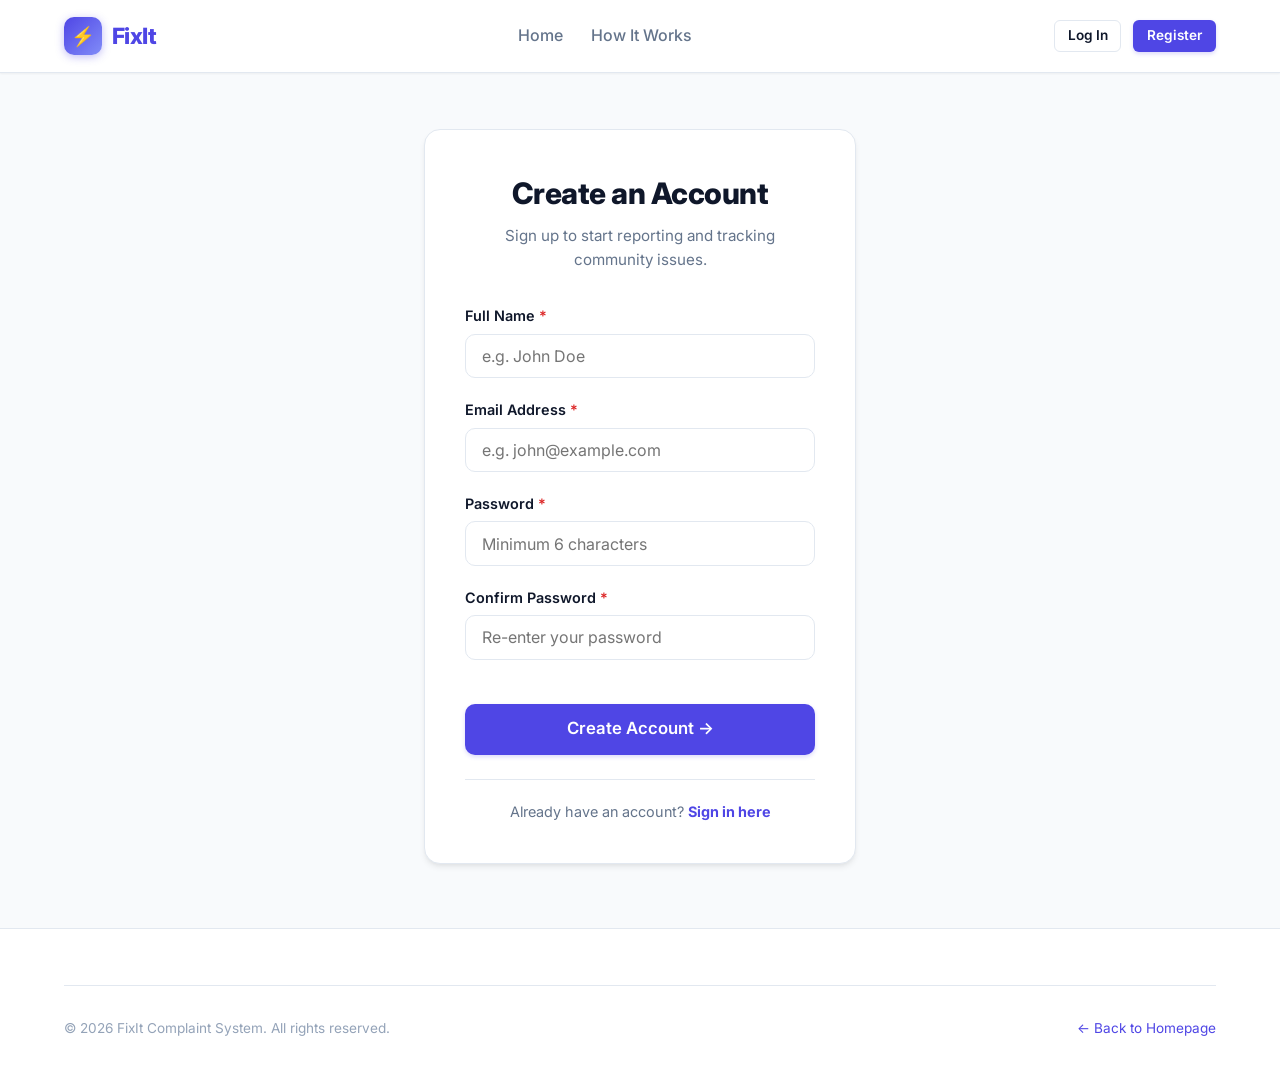
<file: register.html>
<!DOCTYPE html>
<html lang="en">
<head>
  <meta charset="UTF-8">
  <meta name="viewport" content="width=device-width, initial-scale=1.0">
  <title>Create Account — FixIt Complaint System</title>
  <link rel="stylesheet" href="css/style.css">
  <link rel="preconnect" href="https://fonts.googleapis.com">
  <link rel="preconnect" href="https://fonts.gstatic.com" crossorigin>
  <link href="https://fonts.googleapis.com/css2?family=Inter:wght@400;500;600;700;800&display=swap" rel="stylesheet">
</head>
<body>

  <!-- Navigation Bar -->
  <header class="navbar">
    <div class="container nav-container">
      <a href="index.html" class="brand-logo">
        <div class="logo-icon">⚡</div>
        <span>FixIt</span>
      </a>

      <nav class="nav-menu">
        <a href="index.html" class="nav-link">Home</a>
        <a href="index.html#how-it-works" class="nav-link">How It Works</a>
      </nav>

      <div class="nav-actions">
        <a href="login.html" class="btn btn-secondary btn-sm">Log In</a>
      </div>
    </div>
  </header>

  <!-- Main Content -->
  <main>
    <div class="container-sm">
      <div class="auth-card">
        <div class="auth-header">
          <h1>Create an Account</h1>
          <p>Sign up to start reporting and tracking community issues.</p>
        </div>

        <!-- Registration Form -->
        <form id="register-form" novalidate>
          <div class="form-group">
            <label for="reg-name">Full Name <span class="required">*</span></label>
            <input 
              type="text" 
              id="reg-name" 
              class="form-control" 
              placeholder="e.g. John Doe" 
              required
              autocomplete="name"
            >
            <div id="name-error" class="error-message">Please enter your full name.</div>
          </div>

          <div class="form-group">
            <label for="reg-email">Email Address <span class="required">*</span></label>
            <input 
              type="email" 
              id="reg-email" 
              class="form-control" 
              placeholder="e.g. john@example.com" 
              required
              autocomplete="email"
            >
            <div id="email-error" class="error-message">Please enter a valid email address.</div>
          </div>

          <div class="form-group">
            <label for="reg-password">Password <span class="required">*</span></label>
            <input 
              type="password" 
              id="reg-password" 
              class="form-control" 
              placeholder="Minimum 6 characters" 
              required
              autocomplete="new-password"
            >
            <div id="password-error" class="error-message">Password must be at least 6 characters.</div>
          </div>

          <div class="form-group">
            <label for="reg-confirm-password">Confirm Password <span class="required">*</span></label>
            <input 
              type="password" 
              id="reg-confirm-password" 
              class="form-control" 
              placeholder="Re-enter your password" 
              required
              autocomplete="new-password"
            >
            <div id="confirm-password-error" class="error-message">Passwords do not match.</div>
          </div>

          <button type="submit" id="btn-register-submit" class="btn btn-primary btn-block btn-lg" style="margin-top: 1.5rem;">
            Create Account →
          </button>
        </form>

        <div class="auth-footer">
          Already have an account? <a href="login.html"><strong>Sign in here</strong></a>
        </div>
      </div>
    </div>
  </main>

  <!-- Footer -->
  <footer class="footer">
    <div class="container text-center">
      <div class="footer-bottom">
        <span>&copy; 2026 FixIt Complaint System. All rights reserved.</span>
        <a href="index.html">← Back to Homepage</a>
      </div>
    </div>
  </footer>

  <!-- Scripts -->
  <script src="js/auth.js"></script>
  <script src="js/main.js"></script>
  <script src="js/register.js"></script>
</body>
</html>
</file>
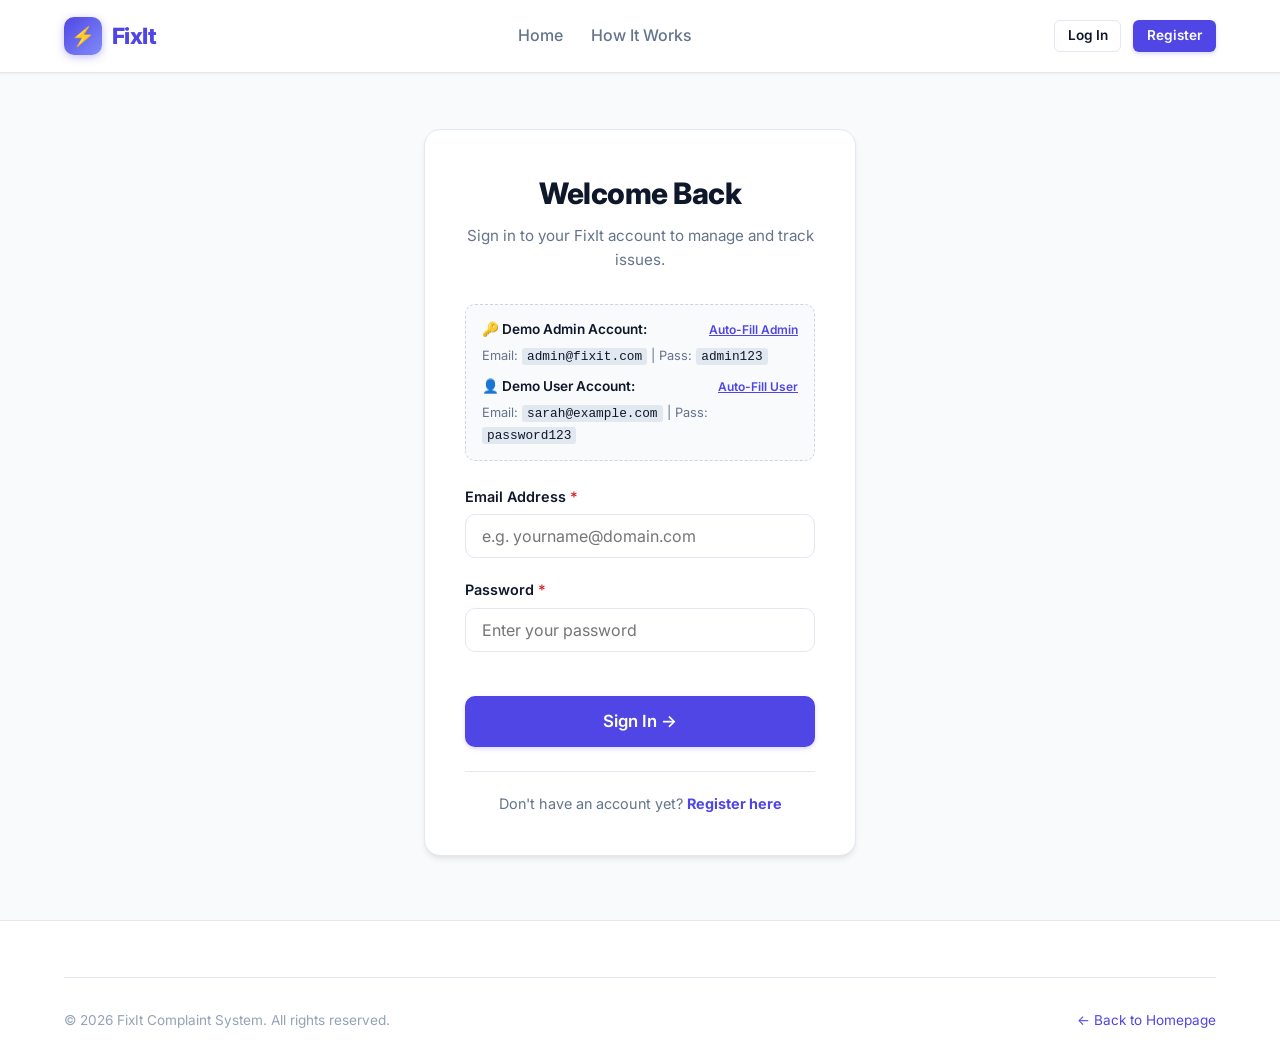
<file: report.html>
<!DOCTYPE html>
<html lang="en">
<head>
  <meta charset="UTF-8">
  <meta name="viewport" content="width=device-width, initial-scale=1.0">
  <title>Report an Issue — FixIt Complaint System</title>
  <link rel="stylesheet" href="css/style.css">
  <link rel="preconnect" href="https://fonts.googleapis.com">
  <link rel="preconnect" href="https://fonts.gstatic.com" crossorigin>
  <link href="https://fonts.googleapis.com/css2?family=Inter:wght@400;500;600;700;800&display=swap" rel="stylesheet">
</head>
<body>

  <!-- Navigation Bar -->
  <header class="navbar">
    <div class="container nav-container">
      <a href="dashboard.html" class="brand-logo">
        <div class="logo-icon">⚡</div>
        <span>FixIt</span>
      </a>

      <nav class="nav-menu">
        <a href="dashboard.html" class="nav-link">Dashboard</a>
        <a href="complaints.html" class="nav-link">My Complaints</a>
        <a href="report.html" class="nav-link">Report Issue</a>
      </nav>

      <div class="nav-actions">
        <!-- Filled dynamically by main.js -->
      </div>

      <button class="nav-toggle" aria-label="Toggle navigation menu">☰</button>
    </div>
  </header>

  <!-- Main Content Area -->
  <main>
    <div class="container-narrow">
      <!-- Breadcrumb / Header -->
      <div class="page-header">
        <div class="page-title">
          <h1>📢 Submit Maintenance Request</h1>
          <p>Please fill in the details below. Our facilities staff will be notified immediately.</p>
        </div>
        <div>
          <a href="dashboard.html" class="btn btn-secondary btn-sm">← Back to Dashboard</a>
        </div>
      </div>

      <!-- Complaint Submission Form Card -->
      <div class="card">
        <div class="card-header">
          <span class="card-title">Issue Details</span>
          <span style="font-size: 0.8rem; color: var(--text-muted);"><span class="required" style="color: #dc2626;">*</span> All fields are mandatory</span>
        </div>

        <div class="card-body">
          <form id="report-complaint-form" novalidate>
            <!-- Title -->
            <div class="form-group">
              <label for="complaint-title">Complaint Title <span class="required" style="color: #dc2626;">*</span></label>
              <input 
                type="text" 
                id="complaint-title" 
                class="form-control" 
                placeholder="e.g. Broken classroom projector HDMI port" 
                required
              >
              <div class="form-hint">Brief summary describing the problem.</div>
            </div>

            <!-- Form Row: Category & Priority -->
            <div class="form-row">
              <div class="form-group">
                <label for="complaint-category">Issue Category <span class="required" style="color: #dc2626;">*</span></label>
                <select id="complaint-category" class="form-control" required>
                  <option value="" disabled selected>-- Select a Category --</option>
                  <option value="Electrical">💡 Electrical (Lights, Fans, Sockets)</option>
                  <option value="Plumbing">🚰 Plumbing (Taps, Pipes, Drains)</option>
                  <option value="Internet/Wi-Fi">📶 Internet/Wi-Fi (Routers, Network)</option>
                  <option value="Cleaning">🧹 Cleaning & Sanitation</option>
                  <option value="Maintenance">🔧 Maintenance & Appliances (AC, Projectors)</option>
                  <option value="Furniture">🪑 Furniture (Desks, Chairs, Doors)</option>
                  <option value="Other">📦 Other Infrastructure Issue</option>
                </select>
              </div>

              <div class="form-group">
                <label for="complaint-priority">Urgency / Priority <span class="required" style="color: #dc2626;">*</span></label>
                <select id="complaint-priority" class="form-control" required>
                  <option value="" disabled selected>-- Select Priority --</option>
                  <option value="Low">🟢 Low (Minor inconvenience)</option>
                  <option value="Medium">🟡 Medium (Requires attention soon)</option>
                  <option value="High">🔴 High (Urgent / Safety hazard)</option>
                </select>
              </div>
            </div>

            <!-- Location -->
            <div class="form-group">
              <label for="complaint-location">Specific Location <span class="required" style="color: #dc2626;">*</span></label>
              <input 
                type="text" 
                id="complaint-location" 
                class="form-control" 
                placeholder="e.g. Science Block, 3rd Floor, Room 304" 
                required
              >
              <div class="form-hint">Building name, floor, room number, or landmark.</div>
            </div>

            <!-- Description -->
            <div class="form-group">
              <label for="complaint-description">Detailed Description <span class="required" style="color: #dc2626;">*</span></label>
              <textarea 
                id="complaint-description" 
                class="form-control" 
                placeholder="Please describe the issue in detail. Mention when it started and what is not working properly..." 
                required
              ></textarea>
            </div>

            <!-- Actions -->
            <div style="display: flex; justify-content: flex-end; gap: 1rem; margin-top: 1.5rem;">
              <a href="dashboard.html" class="btn btn-secondary">Cancel</a>
              <button type="submit" id="btn-submit-complaint" class="btn btn-primary btn-lg">
                Submit Complaint →
              </button>
            </div>
          </form>
        </div>
      </div>
    </div>
  </main>

  <!-- Footer -->
  <footer class="footer">
    <div class="container">
      <div class="footer-bottom">
        <span>&copy; 2026 FixIt Complaint System. All rights reserved.</span>
        <span>Automatic ID generation enabled</span>
      </div>
    </div>
  </footer>

  <!-- Scripts -->
  <script src="js/auth.js"></script>
  <script src="js/complaints.js"></script>
  <script src="js/main.js"></script>
  <script src="js/report.js"></script>
</body>
</html>
</file>
<file: css/style.css>
/* ==========================================================================
   FixIt - Digital Complaint and Issue Reporting System
   Main Stylesheet (css/style.css)
   ========================================================================== */

/* --- 1. CSS Custom Properties & Design Tokens --- */
:root {
  /* Brand Colors */
  --primary: #4f46e5;
  --primary-hover: #4338ca;
  --primary-light: #eef2ff;
  --primary-dark: #3730a3;

  /* Neutrals */
  --bg-main: #f8fafc;
  --bg-card: #ffffff;
  --bg-muted: #f1f5f9;
  --text-main: #0f172a;
  --text-muted: #64748b;
  --text-light: #94a3b8;
  --border-color: #e2e8f0;
  --border-focus: #818cf8;

  /* Status Colors */
  --status-pending: #d97706;
  --status-pending-bg: #fef3c7;
  --status-progress: #0284c7;
  --status-progress-bg: #e0f2fe;
  --status-resolved: #16a34a;
  --status-resolved-bg: #dcfce7;

  /* Priority Colors */
  --priority-high: #dc2626;
  --priority-high-bg: #fee2e2;
  --priority-medium: #d97706;
  --priority-medium-bg: #fef3c7;
  --priority-low: #475569;
  --priority-low-bg: #f1f5f9;

  /* Typography */
  --font-sans: 'Inter', -apple-system, BlinkMacSystemFont, 'Segoe UI', Roboto, Helvetica, Arial, sans-serif;

  /* Shadows */
  --shadow-sm: 0 1px 2px 0 rgba(0, 0, 0, 0.05);
  --shadow-md: 0 4px 6px -1px rgba(0, 0, 0, 0.08), 0 2px 4px -2px rgba(0, 0, 0, 0.05);
  --shadow-lg: 0 10px 15px -3px rgba(0, 0, 0, 0.08), 0 4px 6px -4px rgba(0, 0, 0, 0.04);
  --shadow-xl: 0 20px 25px -5px rgba(0, 0, 0, 0.1), 0 8px 10px -6px rgba(0, 0, 0, 0.04);

  /* Radii */
  --radius-sm: 6px;
  --radius-md: 10px;
  --radius-lg: 16px;
  --radius-full: 9999px;

  /* Transitions */
  --transition-fast: 0.15s ease;
  --transition-normal: 0.25s ease;
}

/* --- 2. Base Reset & General Styles --- */
html {
  scroll-behavior: smooth;
  scroll-padding-top: 80px;
}

*, *::before, *::after {
  box-sizing: border-box;
  margin: 0;
  padding: 0;
}

body {
  font-family: var(--font-sans);
  background-color: var(--bg-main);
  color: var(--text-main);
  line-height: 1.6;
  min-height: 100vh;
  display: flex;
  flex-direction: column;
}

a {
  color: var(--primary);
  text-decoration: none;
  transition: color var(--transition-fast);
}

a:hover {
  color: var(--primary-hover);
}

ul {
  list-style: none;
}

img {
  max-width: 100%;
  height: auto;
  display: block;
}

button, input, select, textarea {
  font-family: inherit;
  font-size: 1rem;
}

/* --- 3. Layout & Containers --- */
.container {
  width: 100%;
  max-width: 1200px;
  margin: 0 auto;
  padding: 0 1.5rem;
}

.container-narrow {
  max-width: 800px;
  margin: 0 auto;
  padding: 0 1.5rem;
}

.container-sm {
  max-width: 480px;
  margin: 0 auto;
  padding: 0 1.5rem;
}

main {
  flex: 1;
  padding: 2.5rem 0 4rem;
}

/* --- 4. Navigation Bar --- */
.navbar {
  background-color: var(--bg-card);
  border-bottom: 1px solid var(--border-color);
  position: sticky;
  top: 0;
  z-index: 100;
  box-shadow: var(--shadow-sm);
}

.nav-container {
  display: flex;
  align-items: center;
  justify-content: space-between;
  height: 72px;
}

.brand-logo {
  display: flex;
  align-items: center;
  gap: 0.6rem;
  font-size: 1.4rem;
  font-weight: 800;
  color: var(--primary);
  letter-spacing: -0.5px;
}

.brand-logo .logo-icon {
  background: linear-gradient(135deg, var(--primary), #818cf8);
  color: #ffffff;
  width: 38px;
  height: 38px;
  border-radius: var(--radius-md);
  display: flex;
  align-items: center;
  justify-content: center;
  font-size: 1.2rem;
  box-shadow: 0 2px 8px rgba(79, 70, 229, 0.35);
}

.brand-logo span.tag {
  font-size: 0.75rem;
  font-weight: 600;
  background: var(--primary-light);
  color: var(--primary);
  padding: 2px 8px;
  border-radius: var(--radius-full);
  margin-left: 4px;
}

.nav-menu {
  display: flex;
  align-items: center;
  gap: 1.75rem;
}

.nav-link {
  font-weight: 500;
  color: var(--text-muted);
  transition: color var(--transition-fast);
  padding: 0.4rem 0;
  position: relative;
  cursor: pointer;
}

.nav-link:hover {
  color: var(--primary);
}

.nav-link.active {
  color: var(--primary);
  font-weight: 600;
}

.nav-link::after {
  content: '';
  position: absolute;
  bottom: 0;
  left: 0;
  right: 0;
  height: 2.5px;
  background-color: var(--primary);
  border-radius: 2px;
  transform: scaleX(0);
  transform-origin: center;
  transition: transform 0.25s cubic-bezier(0.4, 0, 0.2, 1);
}

.nav-link.active::after {
  transform: scaleX(1);
}

.nav-actions {
  display: flex;
  align-items: center;
  gap: 0.75rem;
}

.nav-user-badge {
  display: flex;
  align-items: center;
  gap: 0.6rem;
  background: var(--bg-muted);
  padding: 0.35rem 0.85rem;
  border-radius: var(--radius-full);
  font-size: 0.9rem;
  font-weight: 600;
  color: var(--text-main);
  border: 1px solid var(--border-color);
}

.nav-user-badge .role-pill {
  font-size: 0.7rem;
  padding: 1px 6px;
  border-radius: var(--radius-full);
  text-transform: uppercase;
  background: var(--primary-light);
  color: var(--primary);
}

.nav-user-badge .role-pill.admin-pill {
  background: #fef2f2;
  color: #dc2626;
}

.nav-toggle {
  display: none;
  background: none;
  border: none;
  font-size: 1.5rem;
  color: var(--text-main);
  cursor: pointer;
}

/* --- 5. Buttons & Badges --- */
.btn {
  display: inline-flex;
  align-items: center;
  justify-content: center;
  gap: 0.5rem;
  padding: 0.65rem 1.25rem;
  font-size: 0.95rem;
  font-weight: 600;
  border-radius: var(--radius-md);
  border: 1px solid transparent;
  cursor: pointer;
  transition: all var(--transition-fast);
  text-align: center;
  line-height: 1.3;
}

.btn-primary {
  background-color: var(--primary);
  color: #ffffff;
  box-shadow: 0 2px 4px rgba(79, 70, 229, 0.2);
}

.btn-primary:hover {
  background-color: var(--primary-hover);
  color: #ffffff;
  box-shadow: 0 4px 8px rgba(79, 70, 229, 0.3);
  transform: translateY(-1px);
}

.btn-secondary {
  background-color: var(--bg-card);
  color: var(--text-main);
  border-color: var(--border-color);
}

.btn-secondary:hover {
  background-color: var(--bg-muted);
  border-color: #cbd5e1;
  color: var(--text-main);
}

.btn-outline {
  background-color: transparent;
  color: var(--primary);
  border-color: var(--primary);
}

.btn-outline:hover {
  background-color: var(--primary-light);
  color: var(--primary-dark);
}

.btn-danger-outline {
  background: transparent;
  color: #dc2626;
  border-color: #fca5a5;
}

.btn-danger-outline:hover {
  background: #fee2e2;
  color: #991b1b;
}

.btn-sm {
  padding: 0.4rem 0.8rem;
  font-size: 0.85rem;
  border-radius: var(--radius-sm);
}

.btn-lg {
  padding: 0.85rem 1.75rem;
  font-size: 1.05rem;
  border-radius: var(--radius-md);
}

.btn-block {
  width: 100%;
}

/* Status Badges */
.badge {
  display: inline-flex;
  align-items: center;
  gap: 0.4rem;
  padding: 0.25rem 0.75rem;
  border-radius: var(--radius-full);
  font-size: 0.8rem;
  font-weight: 600;
  text-transform: capitalize;
}

.badge-dot {
  width: 7px;
  height: 7px;
  border-radius: 50%;
}

.badge-pending {
  background-color: var(--status-pending-bg);
  color: var(--status-pending);
  border: 1px solid #fde68a;
}
.badge-pending .badge-dot { background-color: var(--status-pending); }

.badge-progress {
  background-color: var(--status-progress-bg);
  color: var(--status-progress);
  border: 1px solid #bae6fd;
}
.badge-progress .badge-dot { background-color: var(--status-progress); }

.badge-resolved {
  background-color: var(--status-resolved-bg);
  color: var(--status-resolved);
  border: 1px solid #bbf7d0;
}
.badge-resolved .badge-dot { background-color: var(--status-resolved); }

/* Priority Badges */
.badge-priority-high {
  background-color: var(--priority-high-bg);
  color: var(--priority-high);
  border: 1px solid #fecaca;
}

.badge-priority-medium {
  background-color: var(--priority-medium-bg);
  color: var(--priority-medium);
  border: 1px solid #fde68a;
}

.badge-priority-low {
  background-color: var(--priority-low-bg);
  color: var(--priority-low);
  border: 1px solid var(--border-color);
}

/* Category Pill */
.category-pill {
  display: inline-block;
  padding: 0.2rem 0.6rem;
  background: var(--bg-muted);
  color: var(--text-muted);
  border-radius: var(--radius-sm);
  font-size: 0.8rem;
  font-weight: 500;
}

/* --- 6. Hero Section (Landing Page) --- */
.hero {
  padding: 4rem 0 5rem;
  position: relative;
  overflow: hidden;
  background: radial-gradient(circle at 80% 20%, rgba(238, 242, 255, 0.8) 0%, rgba(248, 250, 252, 0) 60%);
}

.hero-grid {
  display: grid;
  grid-template-columns: 1.15fr 0.85fr;
  gap: 3.5rem;
  align-items: center;
}

.hero-content h1 {
  font-size: 3.2rem;
  font-weight: 800;
  line-height: 1.15;
  color: var(--text-main);
  letter-spacing: -1px;
  margin-bottom: 1.25rem;
}

.hero-content h1 span.gradient-text {
  background: linear-gradient(135deg, var(--primary), #818cf8);
  -webkit-background-clip: text;
  -webkit-text-fill-color: transparent;
}

.hero-content p.subtitle {
  font-size: 1.15rem;
  color: var(--text-muted);
  margin-bottom: 2rem;
  max-width: 540px;
}

.hero-actions {
  display: flex;
  flex-wrap: wrap;
  gap: 1rem;
  margin-bottom: 2.5rem;
}

.hero-trust {
  display: flex;
  align-items: center;
  gap: 1.5rem;
  padding-top: 1.5rem;
  border-top: 1px solid var(--border-color);
}

.hero-trust-item {
  display: flex;
  align-items: center;
  gap: 0.5rem;
  font-size: 0.9rem;
  color: var(--text-muted);
  font-weight: 500;
}

.hero-trust-item .check {
  color: var(--status-resolved);
  font-weight: bold;
}

/* Hero Visual Interactive Card */
.hero-visual {
  position: relative;
}

.preview-card {
  background: var(--bg-card);
  border: 1px solid var(--border-color);
  border-radius: var(--radius-lg);
  box-shadow: var(--shadow-xl);
  padding: 1.5rem;
  position: relative;
}

.preview-header {
  display: flex;
  align-items: center;
  justify-content: space-between;
  padding-bottom: 1rem;
  border-bottom: 1px solid var(--border-color);
  margin-bottom: 1rem;
}

.preview-title {
  font-size: 0.95rem;
  font-weight: 700;
  color: var(--text-main);
}

.preview-complaint-item {
  background: var(--bg-main);
  border: 1px solid var(--border-color);
  border-radius: var(--radius-md);
  padding: 1rem;
  margin-bottom: 0.85rem;
  transition: transform var(--transition-fast);
}

.preview-complaint-item:hover {
  transform: translateY(-2px);
  border-color: #cbd5e1;
}

.preview-complaint-item:last-child {
  margin-bottom: 0;
}

.preview-item-top {
  display: flex;
  justify-content: space-between;
  align-items: center;
  margin-bottom: 0.4rem;
}

.preview-item-id {
  font-size: 0.8rem;
  font-weight: 700;
  color: var(--primary);
}

.preview-item-title {
  font-size: 0.9rem;
  font-weight: 600;
  color: var(--text-main);
  margin-bottom: 0.3rem;
}

.preview-item-meta {
  display: flex;
  align-items: center;
  justify-content: space-between;
  font-size: 0.75rem;
  color: var(--text-light);
}

.float-badge {
  position: absolute;
  bottom: -18px;
  right: -15px;
  background: #ffffff;
  padding: 0.75rem 1.25rem;
  border-radius: var(--radius-md);
  border: 1px solid var(--border-color);
  box-shadow: var(--shadow-lg);
  display: flex;
  align-items: center;
  gap: 0.6rem;
  font-size: 0.85rem;
  font-weight: 700;
  color: var(--status-resolved);
  animation: floatPulse 4s ease-in-out infinite;
}

@keyframes floatPulse {
  0%, 100% { transform: translateY(0); }
  50% { transform: translateY(-6px); }
}

/* --- 7. Features & How It Works Sections --- */
.section {
  padding: 5rem 0;
}

.section-alt {
  background-color: var(--bg-card);
  border-top: 1px solid var(--border-color);
  border-bottom: 1px solid var(--border-color);
}

.section-header {
  text-align: center;
  max-width: 640px;
  margin: 0 auto 3.5rem;
}

.section-tag {
  display: inline-block;
  font-size: 0.8rem;
  font-weight: 700;
  text-transform: uppercase;
  letter-spacing: 1px;
  color: var(--primary);
  background: var(--primary-light);
  padding: 4px 12px;
  border-radius: var(--radius-full);
  margin-bottom: 0.75rem;
}

.section-header h2 {
  font-size: 2.25rem;
  font-weight: 800;
  color: var(--text-main);
  letter-spacing: -0.5px;
  margin-bottom: 0.75rem;
}

.section-header p {
  color: var(--text-muted);
  font-size: 1.05rem;
}

.features-grid {
  display: grid;
  grid-template-columns: repeat(auto-fit, minmax(260px, 1fr));
  gap: 1.75rem;
}

.feature-card {
  background: var(--bg-card);
  border: 1px solid var(--border-color);
  border-radius: var(--radius-lg);
  padding: 2rem;
  transition: all var(--transition-normal);
  position: relative;
}

.section-alt .feature-card {
  background: var(--bg-main);
}

.feature-card:hover {
  transform: translateY(-4px);
  box-shadow: var(--shadow-lg);
  border-color: #cbd5e1;
}

.feature-icon {
  width: 52px;
  height: 52px;
  border-radius: var(--radius-md);
  background: var(--primary-light);
  color: var(--primary);
  display: flex;
  align-items: center;
  justify-content: center;
  font-size: 1.5rem;
  margin-bottom: 1.25rem;
}

.feature-card h3 {
  font-size: 1.2rem;
  font-weight: 700;
  margin-bottom: 0.6rem;
  color: var(--text-main);
}

.feature-card p {
  color: var(--text-muted);
  font-size: 0.95rem;
  line-height: 1.55;
}

/* How It Works Steps */
.steps-grid {
  display: grid;
  grid-template-columns: repeat(3, 1fr);
  gap: 2rem;
  position: relative;
}

.step-card {
  background: var(--bg-card);
  border: 1px solid var(--border-color);
  border-radius: var(--radius-lg);
  padding: 2.25rem 1.75rem;
  text-align: center;
  position: relative;
  box-shadow: var(--shadow-sm);
  transition: transform var(--transition-fast);
}

.step-card:hover {
  transform: translateY(-3px);
  box-shadow: var(--shadow-md);
}

.step-number {
  width: 44px;
  height: 44px;
  background: var(--primary);
  color: #ffffff;
  font-weight: 800;
  border-radius: 50%;
  display: flex;
  align-items: center;
  justify-content: center;
  font-size: 1.1rem;
  margin: 0 auto 1.25rem;
  box-shadow: 0 4px 10px rgba(79, 70, 229, 0.3);
}

.step-card h3 {
  font-size: 1.2rem;
  font-weight: 700;
  margin-bottom: 0.6rem;
}

.step-card p {
  color: var(--text-muted);
  font-size: 0.95rem;
}

/* Category Grid Showcase */
.category-grid {
  display: grid;
  grid-template-columns: repeat(auto-fill, minmax(160px, 1fr));
  gap: 1.25rem;
}

.category-card {
  background: var(--bg-card);
  border: 1px solid var(--border-color);
  border-radius: var(--radius-md);
  padding: 1.25rem 1rem;
  text-align: center;
  transition: all var(--transition-fast);
}

.category-card:hover {
  border-color: var(--primary);
  background: var(--primary-light);
  transform: translateY(-2px);
}

.category-card .cat-icon {
  font-size: 1.75rem;
  margin-bottom: 0.5rem;
}

.category-card .cat-name {
  font-size: 0.9rem;
  font-weight: 600;
  color: var(--text-main);
}

/* CTA Banner */
.cta-banner {
  background: linear-gradient(135deg, #1e1b4b, #312e81);
  color: #ffffff;
  border-radius: var(--radius-lg);
  padding: 3.5rem 2.5rem;
  text-align: center;
  margin-top: 4rem;
  box-shadow: var(--shadow-xl);
  position: relative;
  overflow: hidden;
}

.cta-banner h2 {
  font-size: 2.2rem;
  font-weight: 800;
  margin-bottom: 0.75rem;
}

.cta-banner p {
  font-size: 1.1rem;
  color: #c7d2fe;
  max-width: 540px;
  margin: 0 auto 2rem;
}

/* --- 8. Forms & Authentication Cards --- */
.auth-card {
  background: var(--bg-card);
  border: 1px solid var(--border-color);
  border-radius: var(--radius-lg);
  box-shadow: var(--shadow-md);
  padding: 2.5rem;
  margin-top: 1rem;
}

.auth-header {
  text-align: center;
  margin-bottom: 2rem;
}

.auth-header h1 {
  font-size: 1.85rem;
  font-weight: 800;
  color: var(--text-main);
  letter-spacing: -0.5px;
  margin-bottom: 0.4rem;
}

.auth-header p {
  color: var(--text-muted);
  font-size: 0.95rem;
}

.demo-credentials-box {
  background: #f8fafc;
  border: 1px dashed #cbd5e1;
  border-radius: var(--radius-md);
  padding: 0.85rem 1rem;
  margin-bottom: 1.5rem;
  font-size: 0.85rem;
}

.demo-credentials-box p {
  font-weight: 600;
  color: var(--text-main);
  margin-bottom: 0.35rem;
  display: flex;
  align-items: center;
  justify-content: space-between;
}

.demo-credentials-box code {
  background: #e2e8f0;
  padding: 1px 5px;
  border-radius: 3px;
  font-family: monospace;
  color: var(--text-main);
}

.btn-fill-demo {
  background: none;
  border: none;
  color: var(--primary);
  font-size: 0.75rem;
  font-weight: 600;
  cursor: pointer;
  text-decoration: underline;
}

.form-group {
  margin-bottom: 1.25rem;
}

.form-group label {
  display: block;
  font-size: 0.9rem;
  font-weight: 600;
  color: var(--text-main);
  margin-bottom: 0.4rem;
}

.form-group label .required {
  color: #dc2626;
}

.form-control {
  width: 100%;
  padding: 0.7rem 1rem;
  border: 1px solid var(--border-color);
  border-radius: var(--radius-md);
  background-color: var(--bg-card);
  color: var(--text-main);
  transition: all var(--transition-fast);
}

.form-control:focus {
  outline: none;
  border-color: var(--primary);
  box-shadow: 0 0 0 3px rgba(79, 70, 229, 0.15);
}

.form-control.error {
  border-color: #ef4444;
  background-color: #fff8f8;
}

.form-control.error:focus {
  box-shadow: 0 0 0 3px rgba(239, 68, 68, 0.15);
}

textarea.form-control {
  min-height: 120px;
  resize: vertical;
}

.form-hint {
  font-size: 0.8rem;
  color: var(--text-muted);
  margin-top: 0.3rem;
}

.error-message {
  font-size: 0.8rem;
  color: #dc2626;
  margin-top: 0.3rem;
  display: none;
}

.error-message.active {
  display: block;
}

.form-row {
  display: grid;
  grid-template-columns: 1fr 1fr;
  gap: 1rem;
}

.auth-footer {
  text-align: center;
  margin-top: 1.5rem;
  padding-top: 1.25rem;
  border-top: 1px solid var(--border-color);
  font-size: 0.9rem;
  color: var(--text-muted);
}

/* --- 9. Dashboard Components & Cards --- */
.page-header {
  display: flex;
  flex-wrap: wrap;
  align-items: center;
  justify-content: space-between;
  gap: 1rem;
  margin-bottom: 2rem;
}

.page-title h1 {
  font-size: 1.9rem;
  font-weight: 800;
  color: var(--text-main);
  letter-spacing: -0.5px;
}

.page-title p {
  color: var(--text-muted);
  font-size: 0.95rem;
}

/* Metrics Grid */
.stats-grid {
  display: grid;
  grid-template-columns: repeat(auto-fit, minmax(220px, 1fr));
  gap: 1.25rem;
  margin-bottom: 2.25rem;
}

.stat-card {
  background: var(--bg-card);
  border: 1px solid var(--border-color);
  border-radius: var(--radius-lg);
  padding: 1.5rem;
  box-shadow: var(--shadow-sm);
  display: flex;
  align-items: center;
  gap: 1.25rem;
  transition: transform var(--transition-fast);
}

.stat-card:hover {
  transform: translateY(-2px);
  box-shadow: var(--shadow-md);
}

.stat-icon {
  width: 50px;
  height: 50px;
  border-radius: var(--radius-md);
  display: flex;
  align-items: center;
  justify-content: center;
  font-size: 1.5rem;
  flex-shrink: 0;
}

.stat-icon.icon-total {
  background: var(--primary-light);
  color: var(--primary);
}

.stat-icon.icon-pending {
  background: var(--status-pending-bg);
  color: var(--status-pending);
}

.stat-icon.icon-progress {
  background: var(--status-progress-bg);
  color: var(--status-progress);
}

.stat-icon.icon-resolved {
  background: var(--status-resolved-bg);
  color: var(--status-resolved);
}

.stat-icon.icon-high {
  background: var(--priority-high-bg);
  color: var(--priority-high);
}

.stat-info .stat-value {
  font-size: 1.85rem;
  font-weight: 800;
  color: var(--text-main);
  line-height: 1.1;
  margin-bottom: 0.2rem;
}

.stat-info .stat-label {
  font-size: 0.85rem;
  font-weight: 600;
  color: var(--text-muted);
  text-transform: capitalize;
}

/* Card Container */
.card {
  background: var(--bg-card);
  border: 1px solid var(--border-color);
  border-radius: var(--radius-lg);
  box-shadow: var(--shadow-sm);
  overflow: hidden;
  margin-bottom: 2rem;
}

.card-header {
  padding: 1.25rem 1.75rem;
  border-bottom: 1px solid var(--border-color);
  display: flex;
  align-items: center;
  justify-content: space-between;
  gap: 1rem;
}

.card-title {
  font-size: 1.15rem;
  font-weight: 700;
  color: var(--text-main);
}

.card-body {
  padding: 1.75rem;
}

.card-footer {
  padding: 1rem 1.75rem;
  border-top: 1px solid var(--border-color);
  background: var(--bg-main);
  display: flex;
  align-items: center;
  justify-content: space-between;
}

/* --- 10. Filter & Search Toolbar --- */
.filter-toolbar {
  background: var(--bg-card);
  border: 1px solid var(--border-color);
  border-radius: var(--radius-lg);
  padding: 1.25rem;
  margin-bottom: 1.75rem;
  box-shadow: var(--shadow-sm);
  display: grid;
  grid-template-columns: 2fr 1fr 1fr 1fr auto;
  gap: 0.85rem;
  align-items: center;
}

.search-input-wrapper {
  position: relative;
}

.search-input-wrapper input {
  padding-left: 2.4rem;
}

.search-icon {
  position: absolute;
  left: 0.85rem;
  top: 50%;
  transform: translateY(-50%);
  color: var(--text-light);
  pointer-events: none;
}

.filter-results-info {
  display: flex;
  align-items: center;
  justify-content: space-between;
  margin-bottom: 1rem;
  font-size: 0.9rem;
  color: var(--text-muted);
  font-weight: 500;
}

/* --- 11. Tables & Lists --- */
.table-responsive {
  width: 100%;
  overflow-x: auto;
}

.custom-table {
  width: 100%;
  border-collapse: collapse;
  text-align: left;
  font-size: 0.92rem;
}

.custom-table th {
  background-color: var(--bg-muted);
  color: var(--text-muted);
  font-weight: 700;
  font-size: 0.8rem;
  text-transform: uppercase;
  letter-spacing: 0.5px;
  padding: 0.85rem 1.25rem;
  border-bottom: 1px solid var(--border-color);
  white-space: nowrap;
}

.custom-table td {
  padding: 1rem 1.25rem;
  border-bottom: 1px solid var(--border-color);
  vertical-align: middle;
}

.custom-table tbody tr {
  transition: background-color var(--transition-fast);
}

.custom-table tbody tr:hover {
  background-color: #f8fafc;
}

.complaint-id-link {
  font-weight: 700;
  color: var(--primary);
  font-family: monospace;
  font-size: 0.9rem;
}

.complaint-title-cell {
  font-weight: 600;
  color: var(--text-main);
  max-width: 260px;
}

.complaint-title-cell small {
  display: block;
  font-weight: 400;
  color: var(--text-muted);
  font-size: 0.8rem;
}

.status-select {
  padding: 0.35rem 0.65rem;
  font-size: 0.85rem;
  font-weight: 600;
  border-radius: var(--radius-sm);
  border: 1px solid var(--border-color);
  background-color: var(--bg-card);
  cursor: pointer;
}

/* --- 12. Complaint Cards (Grid/Responsive View) --- */
.complaints-grid {
  display: grid;
  grid-template-columns: repeat(auto-fill, minmax(320px, 1fr));
  gap: 1.5rem;
}

.complaint-item-card {
  background: var(--bg-card);
  border: 1px solid var(--border-color);
  border-radius: var(--radius-lg);
  padding: 1.5rem;
  box-shadow: var(--shadow-sm);
  display: flex;
  flex-direction: column;
  justify-content: space-between;
  transition: all var(--transition-fast);
}

.complaint-item-card:hover {
  transform: translateY(-3px);
  box-shadow: var(--shadow-md);
  border-color: #cbd5e1;
}

.card-top {
  display: flex;
  align-items: center;
  justify-content: space-between;
  margin-bottom: 0.75rem;
}

.card-top .complaint-id {
  font-family: monospace;
  font-weight: 700;
  color: var(--primary);
  font-size: 0.9rem;
}

.complaint-card-title {
  font-size: 1.1rem;
  font-weight: 700;
  color: var(--text-main);
  margin-bottom: 0.5rem;
  line-height: 1.35;
}

.complaint-card-desc {
  font-size: 0.9rem;
  color: var(--text-muted);
  margin-bottom: 1.25rem;
  line-height: 1.5;
  display: -webkit-box;
  -webkit-line-clamp: 2;
  -webkit-box-orient: vertical;
  overflow: hidden;
}

.card-meta-list {
  display: flex;
  flex-direction: column;
  gap: 0.4rem;
  font-size: 0.82rem;
  color: var(--text-muted);
  margin-bottom: 1.25rem;
  padding-top: 0.75rem;
  border-top: 1px solid var(--border-color);
}

.card-meta-row {
  display: flex;
  justify-content: space-between;
  align-items: center;
}

/* Empty State */
.empty-state {
  text-align: center;
  padding: 4rem 2rem;
  background: var(--bg-card);
  border: 1px dashed #cbd5e1;
  border-radius: var(--radius-lg);
  margin: 1.5rem 0;
}

.empty-state-icon {
  font-size: 3rem;
  color: var(--text-light);
  margin-bottom: 1rem;
}

.empty-state h3 {
  font-size: 1.3rem;
  font-weight: 700;
  color: var(--text-main);
  margin-bottom: 0.5rem;
}

.empty-state p {
  color: var(--text-muted);
  max-width: 420px;
  margin: 0 auto 1.5rem;
  font-size: 0.95rem;
}

/* --- 13. Complaint Details & Visual Status Tracker --- */
.details-layout {
  display: grid;
  grid-template-columns: 2fr 1fr;
  gap: 2rem;
}

/* Visual Status Tracker */
.status-tracker-card {
  background: var(--bg-card);
  border: 1px solid var(--border-color);
  border-radius: var(--radius-lg);
  padding: 2rem;
  margin-bottom: 2rem;
  box-shadow: var(--shadow-sm);
}

.status-tracker-header {
  display: flex;
  justify-content: space-between;
  align-items: center;
  margin-bottom: 2rem;
}

.tracker-steps {
  display: flex;
  align-items: center;
  justify-content: space-between;
  position: relative;
  margin: 1.5rem 0;
}

.tracker-line-bg {
  position: absolute;
  top: 20px;
  left: 40px;
  right: 40px;
  height: 4px;
  background: var(--border-color);
  z-index: 1;
}

.tracker-line-fill {
  position: absolute;
  top: 20px;
  left: 40px;
  height: 4px;
  background: var(--primary);
  z-index: 2;
  transition: width 0.4s ease;
}

.tracker-step {
  position: relative;
  z-index: 3;
  text-align: center;
  flex: 1;
}

.step-circle {
  width: 44px;
  height: 44px;
  border-radius: 50%;
  background: var(--bg-card);
  border: 3px solid var(--border-color);
  color: var(--text-light);
  display: flex;
  align-items: center;
  justify-content: center;
  font-weight: 700;
  font-size: 1rem;
  margin: 0 auto 0.6rem;
  transition: all var(--transition-normal);
}

.tracker-step.completed .step-circle {
  background: var(--status-resolved);
  border-color: var(--status-resolved);
  color: #ffffff;
}

.tracker-step.active .step-circle {
  background: var(--primary);
  border-color: var(--primary);
  color: #ffffff;
  box-shadow: 0 0 0 5px rgba(79, 70, 229, 0.2);
}

.step-title {
  font-size: 0.9rem;
  font-weight: 700;
  color: var(--text-muted);
}

.tracker-step.active .step-title {
  color: var(--primary);
}

.tracker-step.completed .step-title {
  color: var(--status-resolved);
}

.step-desc {
  font-size: 0.75rem;
  color: var(--text-light);
  margin-top: 2px;
}

/* Details Meta Grid */
.details-meta-grid {
  display: grid;
  grid-template-columns: repeat(2, 1fr);
  gap: 1.25rem;
  margin-bottom: 1.5rem;
}

.meta-item {
  background: var(--bg-main);
  padding: 1rem;
  border-radius: var(--radius-md);
  border: 1px solid var(--border-color);
}

.meta-item .meta-label {
  font-size: 0.75rem;
  font-weight: 700;
  text-transform: uppercase;
  color: var(--text-light);
  margin-bottom: 0.25rem;
}

.meta-item .meta-value {
  font-size: 1rem;
  font-weight: 600;
  color: var(--text-main);
}

.description-box {
  background: var(--bg-main);
  border: 1px solid var(--border-color);
  border-radius: var(--radius-md);
  padding: 1.25rem;
  margin-bottom: 1.5rem;
  line-height: 1.6;
}

/* --- 14. Admin Statistics Breakdown Bars --- */
.progress-stat-list {
  display: flex;
  flex-direction: column;
  gap: 1.2rem;
}

.progress-stat-item .stat-labels {
  display: flex;
  justify-content: space-between;
  font-size: 0.85rem;
  font-weight: 600;
  margin-bottom: 0.4rem;
}

.bar-wrapper {
  height: 8px;
  background: var(--bg-muted);
  border-radius: var(--radius-full);
  overflow: hidden;
}

.bar-fill {
  height: 100%;
  border-radius: var(--radius-full);
  transition: width 0.5s ease;
}

.bar-primary { background: var(--primary); }
.bar-pending { background: var(--status-pending); }
.bar-progress { background: var(--status-progress); }
.bar-resolved { background: var(--status-resolved); }
.bar-high { background: var(--priority-high); }

/* --- 15. Toast Notifications & Alerts --- */
#toast-container {
  position: fixed;
  bottom: 24px;
  right: 24px;
  z-index: 9999;
  display: flex;
  flex-direction: column;
  gap: 10px;
  pointer-events: none;
}

.toast {
  background: #ffffff;
  color: var(--text-main);
  border-radius: var(--radius-md);
  padding: 1rem 1.25rem;
  box-shadow: var(--shadow-xl);
  border-left: 4px solid var(--primary);
  display: flex;
  align-items: center;
  gap: 0.75rem;
  font-size: 0.92rem;
  font-weight: 500;
  pointer-events: auto;
  animation: slideIn 0.3s ease forwards;
  max-width: 380px;
  border-top: 1px solid var(--border-color);
  border-right: 1px solid var(--border-color);
  border-bottom: 1px solid var(--border-color);
}

.toast.toast-success {
  border-left-color: var(--status-resolved);
}

.toast.toast-error {
  border-left-color: #dc2626;
}

.toast.toast-info {
  border-left-color: var(--status-progress);
}

.toast.toast-warning {
  border-left-color: var(--status-pending);
}

@keyframes slideIn {
  from {
    opacity: 0;
    transform: translateX(50px);
  }
  to {
    opacity: 1;
    transform: translateX(0);
  }
}

.toast.hide {
  animation: slideOut 0.3s ease forwards;
}

@keyframes slideOut {
  from {
    opacity: 1;
    transform: translateX(0);
  }
  to {
    opacity: 0;
    transform: translateX(50px);
  }
}

/* Inline Alert Box */
.alert {
  padding: 0.85rem 1.15rem;
  border-radius: var(--radius-md);
  font-size: 0.9rem;
  margin-bottom: 1.25rem;
  display: flex;
  align-items: center;
  gap: 0.6rem;
}

.alert-info {
  background-color: var(--primary-light);
  color: var(--primary-dark);
  border: 1px solid #c7d2fe;
}

.alert-danger {
  background-color: #fee2e2;
  color: #991b1b;
  border: 1px solid #fecaca;
}

.alert-success {
  background-color: #dcfce7;
  color: #166534;
  border: 1px solid #bbf7d0;
}

/* --- 16. Footer --- */
.footer {
  background-color: var(--bg-card);
  border-top: 1px solid var(--border-color);
  padding: 3.5rem 0 2rem;
  margin-top: auto;
}

.footer-grid {
  display: grid;
  grid-template-columns: 2fr 1fr 1fr 1.5fr;
  gap: 3rem;
  margin-bottom: 2.5rem;
}

.footer-brand p {
  color: var(--text-muted);
  font-size: 0.95rem;
  margin-top: 0.75rem;
  max-width: 320px;
}

.footer-col h4 {
  font-size: 0.95rem;
  font-weight: 700;
  color: var(--text-main);
  margin-bottom: 1.2rem;
  text-transform: uppercase;
  letter-spacing: 0.5px;
}

.footer-links {
  display: flex;
  flex-direction: column;
  gap: 0.6rem;
}

.footer-links a {
  color: var(--text-muted);
  font-size: 0.9rem;
  transition: color var(--transition-fast);
}

.footer-links a:hover {
  color: var(--primary);
}

.footer-bottom {
  padding-top: 2rem;
  border-top: 1px solid var(--border-color);
  display: flex;
  justify-content: space-between;
  align-items: center;
  font-size: 0.85rem;
  color: var(--text-light);
}

/* --- 17. Responsive Design (Media Queries) --- */
@media (max-width: 992px) {
  .hero-grid {
    grid-template-columns: 1fr;
    gap: 3rem;
    text-align: center;
  }

  .hero-content p.subtitle {
    margin-left: auto;
    margin-right: auto;
  }

  .hero-actions {
    justify-content: center;
  }

  .hero-trust {
    justify-content: center;
  }

  .preview-card {
    max-width: 540px;
    margin: 0 auto;
  }

  .steps-grid {
    grid-template-columns: 1fr;
    gap: 1.5rem;
  }

  .details-layout {
    grid-template-columns: 1fr;
  }

  .footer-grid {
    grid-template-columns: 1fr 1fr;
    gap: 2rem;
  }

  .filter-toolbar {
    grid-template-columns: 1fr 1fr;
  }
}

@media (max-width: 768px) {
  .nav-menu {
    display: none;
    position: absolute;
    top: 72px;
    left: 0;
    right: 0;
    background: var(--bg-card);
    flex-direction: column;
    padding: 1.5rem;
    border-bottom: 1px solid var(--border-color);
    box-shadow: var(--shadow-lg);
    gap: 1rem;
  }

  .nav-menu.active {
    display: flex;
  }

  .nav-toggle {
    display: block;
  }

  .hero-content h1 {
    font-size: 2.3rem;
  }

  .form-row {
    grid-template-columns: 1fr;
  }

  .filter-toolbar {
    grid-template-columns: 1fr;
  }

  .footer-grid {
    grid-template-columns: 1fr;
  }

  .footer-bottom {
    flex-direction: column;
    gap: 0.75rem;
    text-align: center;
  }

  .tracker-steps {
    flex-direction: column;
    gap: 1.5rem;
    align-items: flex-start;
  }

  .tracker-line-bg, .tracker-line-fill {
    display: none;
  }

  .tracker-step {
    display: flex;
    align-items: center;
    gap: 1rem;
    text-align: left;
    width: 100%;
  }

  .step-circle {
    margin: 0;
  }
}
</file>
<file: css/admin.css>
/* =========================================================
   FixIt — Admin Interface Stylesheet (admin.css)
   Structured, professional management-console styling.
   ========================================================= */

body.admin-body { background-color: #0f172a10; }

.admin-shell {
  display: flex;
  min-height: 100vh;
}

/* ---------- Sidebar ---------- */
.admin-sidebar {
  width: 250px;
  flex-shrink: 0;
  background: #0f172a;
  color: #cbd5e1;
  display: flex;
  flex-direction: column;
  padding: 1.5rem 1.1rem;
  position: sticky;
  top: 0;
  height: 100vh;
}

.admin-sidebar .logo { color: white; margin-bottom: 2rem; padding: 0 0.4rem; }

.admin-nav { list-style: none; padding: 0; margin: 0; display: flex; flex-direction: column; gap: 0.25rem; flex: 1; }

.admin-nav-link {
  display: flex;
  align-items: center;
  gap: 0.65rem;
  padding: 0.7rem 0.9rem;
  border-radius: var(--radius-md);
  color: #cbd5e1;
  font-weight: 600;
  font-size: 0.92rem;
  transition: var(--transition);
}
.admin-nav-link:hover { background: rgba(255,255,255,0.06); color: white; }
.admin-nav-link.active { background: var(--primary); color: white; }

.admin-sidebar-footer { border-top: 1px solid rgba(255,255,255,0.1); padding-top: 1rem; margin-top: 1rem; }

/* ---------- Main content area ---------- */
.admin-main {
  flex: 1;
  min-width: 0;
  padding: 2rem 2.25rem 3rem 2.25rem;
}

.admin-topbar {
  display: flex;
  align-items: center;
  justify-content: space-between;
  margin-bottom: 1.75rem;
  flex-wrap: wrap;
  gap: 1rem;
}
.admin-topbar h1 { font-size: 1.5rem; }
.admin-topbar p { margin-top: 0.2rem; }

.admin-toggle {
  display: none;
  background: var(--bg-surface);
  border: 1px solid var(--border-color);
  border-radius: var(--radius-md);
  padding: 0.5rem 0.7rem;
  cursor: pointer;
}

/* ---------- Admin stat cards ---------- */
.admin-stats-grid {
  display: grid;
  grid-template-columns: repeat(auto-fit, minmax(190px, 1fr));
  gap: 1.1rem;
  margin-bottom: 2rem;
}
.admin-stat-card {
  background: var(--bg-surface);
  border: 1px solid var(--border-color);
  border-radius: var(--radius-lg);
  padding: 1.35rem;
  box-shadow: var(--shadow-sm);
}
.admin-stat-card .stat-value { font-size: 1.75rem; }
.admin-stat-card .stat-label { margin-top: 0.3rem; }

/* ---------- Table ---------- */
.table-card {
  background: var(--bg-surface);
  border: 1px solid var(--border-color);
  border-radius: var(--radius-lg);
  box-shadow: var(--shadow-sm);
  overflow: hidden;
}

.table-wrap { overflow-x: auto; }

table.data-table {
  width: 100%;
  border-collapse: collapse;
  font-size: 0.88rem;
  min-width: 760px;
}

.data-table th {
  text-align: left;
  background: var(--bg-page);
  color: var(--text-muted);
  font-weight: 700;
  font-size: 0.75rem;
  text-transform: uppercase;
  letter-spacing: 0.4px;
  padding: 0.85rem 1rem;
  border-bottom: 1px solid var(--border-color);
}

.data-table td {
  padding: 0.85rem 1rem;
  border-bottom: 1px solid var(--border-color);
  vertical-align: middle;
  color: var(--text-main);
}

.data-table tbody tr:hover { background: var(--bg-page); }
.data-table tbody tr:last-child td { border-bottom: none; }

.status-select {
  padding: 0.35rem 0.6rem;
  border-radius: var(--radius-sm);
  border: 1px solid var(--border-color);
  font-size: 0.82rem;
  font-weight: 600;
  background: var(--bg-surface);
}

/* ---------- Admin login distinct look ---------- */
.admin-auth-page {
  background: radial-gradient(circle at 50% 0%, #1e293b 0%, #0f172a 60%);
  min-height: 100vh;
  display: flex;
  align-items: center;
  justify-content: center;
  padding: 2rem 1rem;
}
.admin-auth-card {
  background: #111827;
  border: 1px solid #1f2937;
  border-radius: var(--radius-lg);
  box-shadow: 0 20px 60px rgba(0,0,0,0.5);
  max-width: 420px;
  width: 100%;
  padding: 2.5rem;
  color: #e2e8f0;
}
.admin-auth-card h2 { color: white; }
.admin-auth-card p { color: #94a3b8; }
.admin-auth-card .form-label { color: #cbd5e1; }
.admin-auth-card .form-control {
  background: #1e293b;
  border-color: #334155;
  color: white;
}
.admin-auth-card .form-control::placeholder { color: #64748b; }
.admin-auth-badge {
  display: inline-flex;
  align-items: center;
  gap: 0.4rem;
  background: rgba(37, 99, 235, 0.15);
  color: #60a5fa;
  border: 1px solid rgba(37,99,235,0.35);
  padding: 0.3rem 0.8rem;
  border-radius: var(--radius-full);
  font-size: 0.78rem;
  font-weight: 700;
  margin-bottom: 1rem;
}

@media (max-width: 900px) {
  .admin-sidebar {
    position: fixed;
    left: -260px;
    z-index: 200;
    transition: left 0.2s ease;
    box-shadow: var(--shadow-lg);
  }
  .admin-sidebar.open { left: 0; }
  .admin-main { padding: 1.5rem 1.1rem 3rem 1.1rem; }
  .admin-toggle { display: inline-flex; }
}
</file>
<file: css/user.css>
/* =========================================================
   FixIt — User Interface Stylesheet (user.css)
   Friendly, bright styling for the normal-user experience.
   ========================================================= */

/* ---------- Welcome banner ---------- */
.user-header-banner {
  background: linear-gradient(135deg, var(--primary), var(--accent));
  border-radius: var(--radius-lg);
  padding: 2.25rem 2.5rem;
  margin: 2rem 0 2rem 0;
  display: flex;
  align-items: center;
  justify-content: space-between;
  flex-wrap: wrap;
  gap: 1.25rem;
  color: white;
  box-shadow: var(--shadow-md);
}
.user-header-banner h1 { color: white; font-size: 1.7rem; margin-bottom: 0.35rem; }
.user-header-banner p { color: rgba(255,255,255,0.85); }

.banner-action-btn {
  background: white;
  color: var(--primary);
  font-weight: 700;
  padding: 0.8rem 1.4rem;
  border-radius: var(--radius-md);
  box-shadow: var(--shadow-sm);
  transition: var(--transition);
  white-space: nowrap;
}
.banner-action-btn:hover { transform: translateY(-2px); box-shadow: var(--shadow-md); }

/* ---------- Stat cards ---------- */
.stats-grid {
  display: grid;
  grid-template-columns: repeat(auto-fit, minmax(220px, 1fr));
  gap: 1.25rem;
  margin-bottom: 2.5rem;
}

.stat-card {
  background: var(--bg-surface);
  border: 1px solid var(--border-color);
  border-radius: var(--radius-lg);
  padding: 1.5rem;
  display: flex;
  align-items: center;
  gap: 1rem;
  box-shadow: var(--shadow-sm);
  transition: var(--transition);
}
.stat-card:hover { transform: translateY(-3px); box-shadow: var(--shadow-md); }

.stat-icon {
  width: 48px;
  height: 48px;
  border-radius: var(--radius-md);
  display: flex;
  align-items: center;
  justify-content: center;
  font-size: 1.4rem;
  flex-shrink: 0;
}
.stat-icon.blue { background: var(--primary-light); }
.stat-icon.yellow { background: var(--warning-light); }
.stat-icon.purple { background: var(--purple-light); }
.stat-icon.green { background: var(--success-light); }
.stat-icon.red { background: var(--danger-light); }

.stat-value { font-size: 1.6rem; font-weight: 800; line-height: 1; }
.stat-label { font-size: 0.85rem; color: var(--text-muted); margin-top: 0.25rem; }

/* ---------- Complaints grid (cards) ---------- */
.complaints-grid {
  display: grid;
  grid-template-columns: repeat(auto-fill, minmax(300px, 1fr));
  gap: 1.25rem;
}

.complaint-card {
  background: var(--bg-surface);
  border: 1px solid var(--border-color);
  border-radius: var(--radius-lg);
  padding: 1.5rem;
  box-shadow: var(--shadow-sm);
  transition: var(--transition);
  display: flex;
  flex-direction: column;
  gap: 0.7rem;
}
.complaint-card:hover { box-shadow: var(--shadow-md); border-color: #cbd5e1; }

.complaint-card-top {
  display: flex;
  justify-content: space-between;
  align-items: flex-start;
  gap: 0.5rem;
}
.complaint-id { font-size: 0.78rem; font-weight: 700; color: var(--text-muted); letter-spacing: 0.3px; }
.complaint-title { font-size: 1.05rem; font-weight: 700; margin: 0.15rem 0 0.2rem 0; }
.complaint-meta { display: flex; flex-wrap: wrap; gap: 0.4rem; font-size: 0.8rem; color: var(--text-muted); }
.complaint-meta span { background: var(--bg-page); padding: 0.2rem 0.55rem; border-radius: var(--radius-full); }
.complaint-card-footer {
  display: flex;
  align-items: center;
  justify-content: space-between;
  margin-top: 0.25rem;
  border-top: 1px solid var(--border-color);
  padding-top: 0.75rem;
}
.complaint-date { font-size: 0.78rem; color: var(--text-muted); }

/* ---------- Filters bar ---------- */
.filters-bar {
  display: flex;
  flex-wrap: wrap;
  gap: 0.75rem;
  align-items: center;
  background: var(--bg-surface);
  border: 1px solid var(--border-color);
  border-radius: var(--radius-lg);
  padding: 1.1rem 1.25rem;
  margin-bottom: 1.5rem;
}
.filters-bar .form-control { max-width: 220px; margin-bottom: 0; }
.filters-bar input[type="text"] { max-width: 260px; flex: 1; min-width: 180px; }

/* ---------- Detail card ---------- */
.detail-card {
  background: var(--bg-surface);
  border: 1px solid var(--border-color);
  border-radius: var(--radius-lg);
  padding: 2.25rem;
  max-width: 760px;
  margin: 2.5rem auto;
  box-shadow: var(--shadow-sm);
}
.detail-row {
  display: grid;
  grid-template-columns: 180px 1fr;
  gap: 0.5rem;
  padding: 0.65rem 0;
  border-bottom: 1px solid var(--border-color);
  font-size: 0.92rem;
}
.detail-row:last-child { border-bottom: none; }
.detail-row .detail-label { font-weight: 600; color: var(--text-muted); }
.detail-row .detail-value { color: var(--text-main); }

/* ---------- Profile card ---------- */
.profile-card {
  background: var(--bg-surface);
  border: 1px solid var(--border-color);
  border-radius: var(--radius-lg);
  padding: 2.5rem;
  max-width: 460px;
  margin: 2.5rem auto;
  text-align: center;
  box-shadow: var(--shadow-sm);
}
.profile-avatar {
  width: 72px;
  height: 72px;
  border-radius: 50%;
  background: linear-gradient(135deg, var(--primary), var(--accent));
  color: white;
  font-size: 1.7rem;
  font-weight: 800;
  display: flex;
  align-items: center;
  justify-content: center;
  margin: 0 auto 1rem auto;
}
.profile-field {
  text-align: left;
  border-top: 1px solid var(--border-color);
  padding: 0.9rem 0;
}
.profile-field-label { font-size: 0.78rem; color: var(--text-muted); font-weight: 600; text-transform: uppercase; letter-spacing: 0.4px; }
.profile-field-value { font-size: 1rem; font-weight: 600; margin-top: 0.2rem; }

@media (max-width: 600px) {
  .user-header-banner { flex-direction: column; align-items: flex-start; }
  .detail-row { grid-template-columns: 1fr; }
}

/* ---------- Resolution Action Panel (user complaint details) ---------- */
.resolution-actions {
  background: linear-gradient(135deg, #f0fdf4 0%, #ecfdf5 100%);
  border: 2px solid #86efac;
  border-radius: var(--radius-lg);
  padding: 1.75rem;
  margin: 1.5rem 0;
  text-align: center;
  animation: fadeSlideUp 0.4s ease;
}

@keyframes fadeSlideUp {
  from { opacity: 0; transform: translateY(12px); }
  to { opacity: 1; transform: translateY(0); }
}

.resolution-actions h3 {
  font-size: 1.15rem;
  color: #065f46;
  margin-bottom: 0.4rem;
}

.resolution-actions p {
  color: #047857;
  font-size: 0.9rem;
  margin-bottom: 1.25rem;
}

.resolution-btn-group {
  display: flex;
  gap: 0.75rem;
  justify-content: center;
  flex-wrap: wrap;
}

.btn-confirm-solved {
  background: linear-gradient(135deg, #16a34a, #059669);
  color: white;
  padding: 0.75rem 1.5rem;
  border-radius: var(--radius-md);
  font-weight: 700;
  font-size: 0.95rem;
  border: none;
  cursor: pointer;
  display: inline-flex;
  align-items: center;
  gap: 0.5rem;
  transition: all 0.2s ease;
  box-shadow: 0 4px 14px rgba(22, 163, 74, 0.3);
}

.btn-confirm-solved:hover {
  transform: translateY(-2px);
  box-shadow: 0 6px 20px rgba(22, 163, 74, 0.4);
}

.btn-reopen-issue {
  background: white;
  color: var(--warning);
  padding: 0.75rem 1.5rem;
  border-radius: var(--radius-md);
  font-weight: 700;
  font-size: 0.95rem;
  border: 2px solid var(--warning);
  cursor: pointer;
  display: inline-flex;
  align-items: center;
  gap: 0.5rem;
  transition: all 0.2s ease;
}

.btn-reopen-issue:hover {
  background: var(--warning-light);
  transform: translateY(-2px);
}

/* ---------- Closed state complaint card overlay ---------- */
.complaint-card.card-closed {
  border-color: #a7f3d0;
  background: linear-gradient(135deg, #ffffff 0%, #f0fdf4 100%);
  position: relative;
}

.complaint-card.card-closed::after {
  content: '✓ Confirmed';
  position: absolute;
  top: 0.75rem;
  right: 0.75rem;
  background: #047857;
  color: white;
  font-size: 0.7rem;
  font-weight: 700;
  padding: 0.2rem 0.55rem;
  border-radius: var(--radius-full);
}

/* ---------- Resolved-awaiting (admin resolved, user hasn't confirmed) ---------- */
.complaint-card.card-resolved-awaiting {
  border-color: #86efac;
  border-width: 2px;
}

.resolved-awaiting-badge {
  display: inline-flex;
  align-items: center;
  gap: 0.3rem;
  background: linear-gradient(135deg, #16a34a, #059669);
  color: white;
  padding: 0.3rem 0.7rem;
  border-radius: var(--radius-full);
  font-size: 0.72rem;
  font-weight: 700;
  animation: pulse-subtle 2s ease-in-out infinite;
}

@keyframes pulse-subtle {
  0%, 100% { opacity: 1; }
  50% { opacity: 0.8; }
}

/* ---------- Quick confirm button on complaint cards ---------- */
.card-quick-confirm {
  background: linear-gradient(135deg, #16a34a, #059669);
  color: white;
  padding: 0.35rem 0.75rem;
  border-radius: var(--radius-md);
  font-size: 0.78rem;
  font-weight: 700;
  border: none;
  cursor: pointer;
  transition: all 0.2s ease;
}

.card-quick-confirm:hover {
  transform: translateY(-1px);
  box-shadow: 0 3px 10px rgba(22, 163, 74, 0.3);
}

/* ---------- Reopen modal ---------- */
.reopen-modal-overlay {
  position: fixed;
  inset: 0;
  background: rgba(15, 23, 42, 0.5);
  backdrop-filter: blur(4px);
  display: flex;
  align-items: center;
  justify-content: center;
  z-index: 500;
  animation: fadeIn 0.2s ease;
}

@keyframes fadeIn {
  from { opacity: 0; }
  to { opacity: 1; }
}

.reopen-modal {
  background: var(--bg-surface);
  border-radius: var(--radius-lg);
  box-shadow: 0 20px 60px rgba(15, 23, 42, 0.25);
  max-width: 460px;
  width: 90%;
  padding: 2rem;
  animation: modalSlide 0.25s ease;
}

@keyframes modalSlide {
  from { transform: translateY(20px); opacity: 0; }
  to { transform: translateY(0); opacity: 1; }
}

.reopen-modal h3 {
  font-size: 1.2rem;
  margin-bottom: 0.5rem;
}

.reopen-modal p {
  font-size: 0.9rem;
  margin-bottom: 1.25rem;
}

.reopen-modal textarea {
  width: 100%;
  min-height: 100px;
  padding: 0.75rem;
  border: 1px solid var(--border-color);
  border-radius: var(--radius-md);
  font-family: inherit;
  font-size: 0.9rem;
  resize: vertical;
  margin-bottom: 1rem;
}

.reopen-modal textarea:focus {
  outline: none;
  border-color: var(--warning);
  box-shadow: 0 0 0 3px var(--warning-light);
}

.reopen-modal-actions {
  display: flex;
  gap: 0.75rem;
  justify-content: flex-end;
}

/* ---------- Quick Actions Panel ---------- */
.quick-actions-panel {
  display: grid;
  grid-template-columns: repeat(auto-fit, minmax(200px, 1fr));
  gap: 1rem;
  margin-bottom: 2rem;
}

.quick-action-card {
  background: var(--bg-surface);
  border: 1px solid var(--border-color);
  border-radius: var(--radius-lg);
  padding: 1.25rem;
  display: flex;
  align-items: center;
  gap: 1rem;
  text-decoration: none;
  color: var(--text-main);
  transition: all 0.2s ease;
  box-shadow: var(--shadow-sm);
}

.quick-action-card:hover {
  transform: translateY(-3px);
  box-shadow: var(--shadow-md);
  border-color: var(--primary);
}

.quick-action-icon {
  width: 44px;
  height: 44px;
  border-radius: var(--radius-md);
  display: flex;
  align-items: center;
  justify-content: center;
  font-size: 1.3rem;
  flex-shrink: 0;
}

.quick-action-card h4 {
  font-size: 0.92rem;
  margin-bottom: 0.1rem;
}

.quick-action-card p {
  font-size: 0.78rem;
}

/* ---------- Resolved Awaiting Section ---------- */
.resolved-section-banner {
  background: linear-gradient(135deg, #f0fdf4, #ecfdf5);
  border: 1px solid #86efac;
  border-radius: var(--radius-lg);
  padding: 1.5rem;
  margin-bottom: 2rem;
}

.resolved-section-banner .section-header {
  margin-bottom: 1rem;
}

.resolved-section-banner .section-title {
  color: #065f46;
  font-size: 1.15rem;
}
</file>
